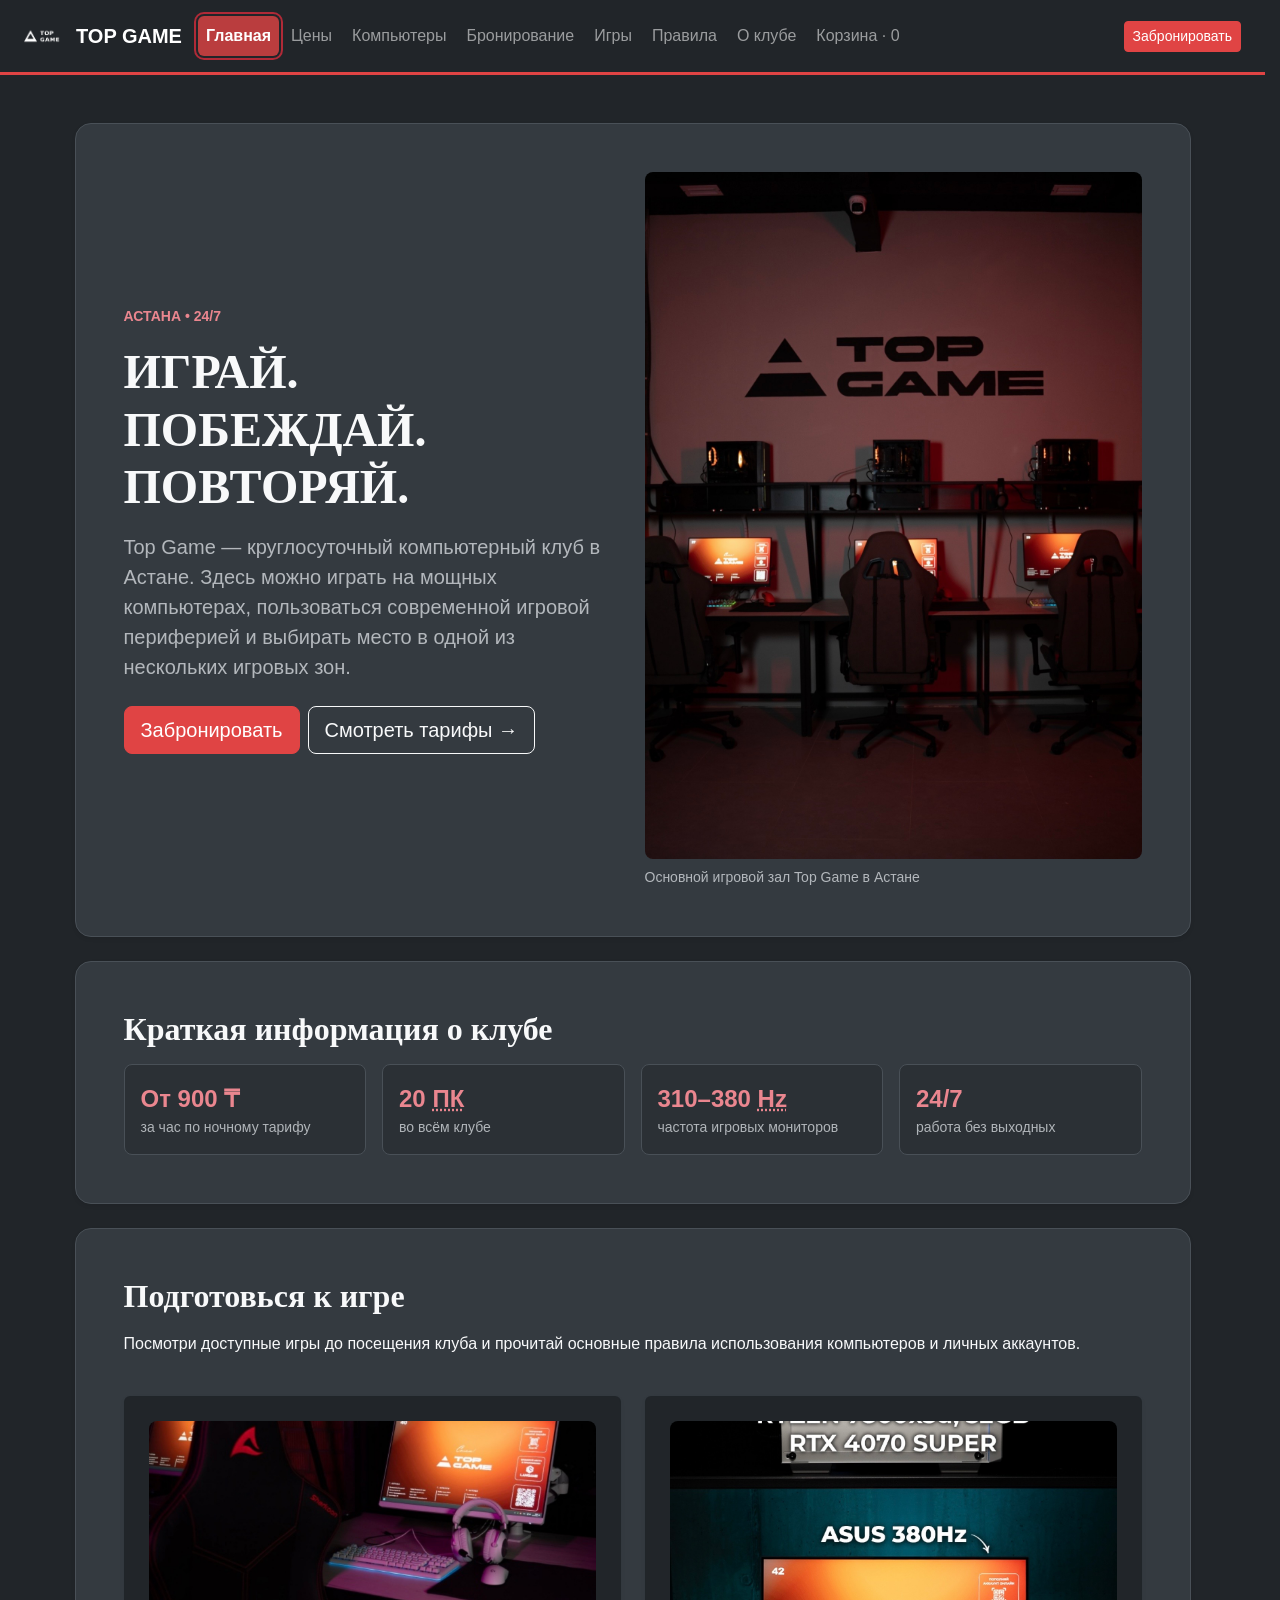
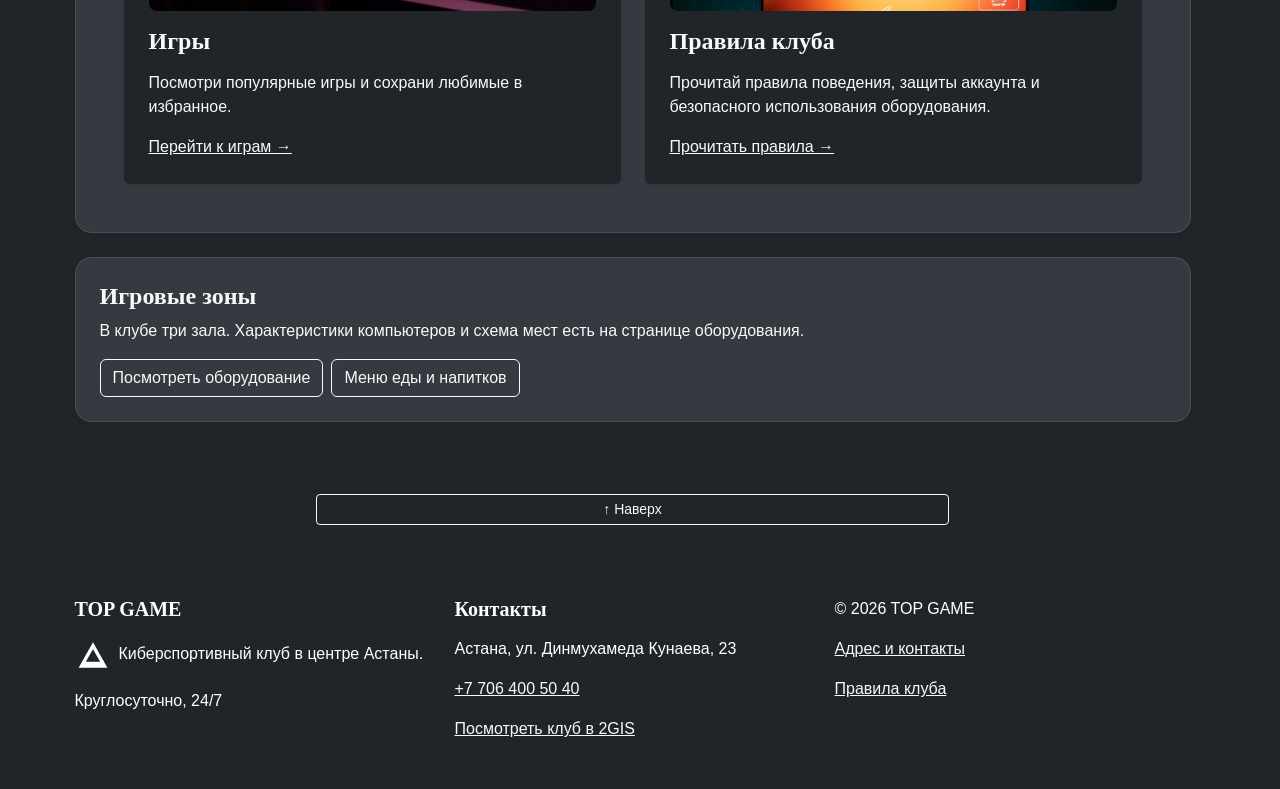
<file: index.html>
<!DOCTYPE html>
<html lang="ru">
    <head>
        <meta charset="UTF-8">
        <meta name="viewport" content="width=device-width, initial-scale=1.0">
        <meta name="description" content="Главная страница компьютерного клуба Top Game в Астане">
        <meta name="author" content="Ulan">
        <title>Главная — TOP GAME</title>
        <!-- Bootstrap supplies the layout; only CSS is used. -->
        <link rel="stylesheet" href="css/bootstrap.min.css">
        <link rel="stylesheet" href="css/base.css">
        <script src="js/vendor/jquery-3.7.1.min.js" defer></script>
        <script src="js/data.js" defer></script>
        <script src="js/logic.js" defer></script>
        <script src="js/main.js" defer></script>
        <script src="js/food.js" defer></script>
    </head>
    <body id="page-top">
        <a id="skip-content" href="#index-content" class="visually-hidden-focusable d-inline-block p-3">Перейти к содержимому</a><!-- Authors: Ulan and Ali and Amir-->
        <!-- Bootstrap navbar layout; the mobile menu uses an HTML checkbox and CSS so the site needs no JavaScript. -->
        <header id="site-header" class="navbar navbar-expand-xl bg-dark border-bottom border-danger border-3 py-3" data-bs-theme="dark">
    <div class="container-fluid px-3 px-lg-4">
        <a id="brand-link" href="index.html" aria-label="Главная страница TOP GAME" class="navbar-brand d-flex align-items-center gap-2 fw-bold"><img src="images/logo.png" alt="Логотип TOP GAME" width="44" height="44" class="img-fluid object-fit-contain"><span>TOP GAME</span></a>
        <input type="checkbox" id="main-navigation-toggle" class="navbar-toggler-check visually-hidden d-xl-none" aria-controls="main-navigation">
        <label for="main-navigation-toggle" class="navbar-toggler d-xl-none"><span class="visually-hidden">Открыть или закрыть меню</span><span class="navbar-toggler-icon" aria-hidden="true"></span></label>
        <div id="main-navigation" class="navbar-collapse">
<nav aria-label="Основная навигация" class="flex-grow-1"><ul class="navbar-nav mx-xl-auto gap-xl-1">
<li class="nav-item"><a id="nav-index" href="index.html" class="nav-link px-2 active fw-bold" aria-current="page">Главная</a></li>
<li class="nav-item"><a id="nav-prices" href="prices.html" class="nav-link px-2">Цены</a></li>
<li class="nav-item"><a id="nav-computers" href="computers.html" class="nav-link px-2">Компьютеры</a></li>
<li class="nav-item"><a id="nav-booking" href="booking.html" class="nav-link px-2">Бронирование</a></li>
<li class="nav-item"><a id="nav-games" href="games.html" class="nav-link px-2">Игры</a></li>
<li class="nav-item"><a id="nav-rules" href="rules.html" class="nav-link px-2">Правила</a></li>
<li class="nav-item"><a id="nav-about" href="about.html" class="nav-link px-2">О клубе</a></li>
</ul></nav>
        <a id="header-booking-link" href="booking.html#booking-form" class="btn btn-danger btn-sm mt-3 mt-xl-0 ms-xl-3">Забронировать</a>
</div>
    </div>
</header>
        <!-- container limits long text to a readable width and stays centered at each Bootstrap breakpoint. -->
        <main class="container py-4 py-lg-5" id="index-content">
            <section class="bg-white border rounded-4 p-3 p-md-4 p-lg-5 mb-4 shadow-sm" id="index-section-1">
                <div class="row g-4 align-items-center">
                    <header class="col-12 col-lg-6">
                        <p class="text-danger fw-semibold text-uppercase small mb-3">Астана • 24/7</p>
                        <h1 class="fw-bold display-5 mb-3 text-center text-md-start" id="index-h1-1">ИГРАЙ.<br>ПОБЕЖДАЙ.<br>ПОВТОРЯЙ.</h1>
                        <p class="lead text-body-secondary mb-3">
                    Top Game — круглосуточный компьютерный клуб в Астане.
                    Здесь можно играть на мощных компьютерах, пользоваться
                    современной игровой периферией и выбирать место в одной
                    из нескольких игровых зон.
                </p>
                        <nav aria-label="Основные действия" class="d-flex flex-wrap gap-2 mt-4">
                            <a href="booking.html" class="btn btn-danger btn-lg" id="index-a-1">Забронировать</a>
                            <a href="prices.html#tariffs" class="btn btn-outline-dark btn-lg" id="index-a-2">Смотреть тарифы →</a>
                        </nav>
                    </header>
                    <figure class="mb-0 col-12 col-lg-6" id="index-figure-1">
                        <img src="images/hero.jpg" alt="Основной игровой зал компьютерного клуба Top Game" class="img-fluid w-100 rounded-3">
                        <figcaption class="small text-body-secondary mt-2">Основной игровой зал Top Game в Астане</figcaption>
                    </figure>
                </div>
            </section>
            <aside aria-labelledby="features-title" class="bg-white border rounded-4 p-3 p-md-4 p-lg-5 mb-4 shadow-sm" id="index-aside-1">
                <h2 id="features-title" class="fw-bold h2 mb-3">Краткая информация о клубе</h2>
                <ul class="row g-3 list-unstyled mb-0">
                    <li class="col-12 col-sm-6 col-lg-3">
                        <div class="border rounded-3 p-3 h-100 bg-body-tertiary club-stat">
                            <strong class="d-block text-danger fs-4 fw-bold" id="home-night-price">От 900 ₸</strong>
                            <span class="d-block text-body-secondary small">за час по ночному тарифу</span>
                        </div>
                    </li>
                    <li class="col-12 col-sm-6 col-lg-3">
                        <div class="border rounded-3 p-3 h-100 bg-body-tertiary club-stat">
                            <strong class="d-block text-danger fs-4 fw-bold">45 <abbr title="персональных компьютеров">ПК</abbr>
                            </strong>
                            <span class="d-block text-body-secondary small">во всём клубе</span>
                        </div>
                    </li>
                    <li class="col-12 col-sm-6 col-lg-3">
                        <div class="border rounded-3 p-3 h-100 bg-body-tertiary club-stat">
                            <strong class="d-block text-danger fs-4 fw-bold">310–380 <abbr title="герц">Hz</abbr>
                            </strong>
                            <span class="d-block text-body-secondary small">частота игровых мониторов</span>
                        </div>
                    </li>
                    <li class="col-12 col-sm-6 col-lg-3">
                        <div class="border rounded-3 p-3 h-100 bg-body-tertiary club-stat">
                            <strong class="d-block text-danger fs-4 fw-bold">24/7</strong>
                            <span class="d-block text-body-secondary small">работа без выходных</span>
                        </div>
                    </li>
                </ul>
            </aside>
            <section id="visitor-guide" class="bg-white border rounded-4 p-3 p-md-4 p-lg-5 mb-4 shadow-sm">
                <header>
                    <h2 class="fw-bold h2 mb-3">Подготовься к игре</h2>
                    <p class="mb-3">
                    Посмотри доступные игры до посещения клуба и прочитай
                    основные правила использования компьютеров и личных аккаунтов.
                </p>
                </header>
                <!-- div используется только для размещения двух самостоятельных статей рядом. -->
                <!-- Bootstrap Cards / grid: official card and card-body markup adapted to existing club content; semantic articles and figures retained. https://getbootstrap.com/docs/5.3/components/card/ -->
                <div class="mt-1 row g-4">
                    <div class="col-12 col-md-6">
                        <article class="card h-100 shadow-sm" id="index-article-1">
                            <div class="card-body p-3 p-lg-4">
                                <img src="images/peripherals.jpg" alt="Игровая клавиатура, мышь и гарнитура Top Game" class="w-100 object-fit-cover rounded-3 mb-3" height="190">
                                <h3 class="fw-bold h4 mb-3 card-title">Игры</h3>
                                <p class="mb-3 card-text">
                        Посмотри популярные игры и сохрани любимые в избранное.
                    </p>
                                <a href="games.html" id="index-a-3">Перейти к играм →</a>
                            </div>
                        </article>
                    </div>
                    <div class="col-12 col-md-6">
                        <article class="card h-100 shadow-sm" id="index-article-2">
                            <div class="card-body p-3 p-lg-4">
                                <img src="images/private-zone.jpg" alt="Аккуратно организованное место в зоне Private" class="w-100 object-fit-cover rounded-3 mb-3" height="190">
                                <h3 class="fw-bold h4 mb-3 card-title">Правила клуба</h3>
                                <p class="mb-3 card-text">
                        Прочитай правила поведения, защиты аккаунта и
                        безопасного использования оборудования.
                    </p>
                                <a href="rules.html" id="index-a-4">Прочитать правила →</a>
                            </div>
                        </article>
                    </div>
                </div>
            </section>
            <section id="gaming-zones" class="bg-white border rounded-4 p-3 p-md-4 mb-4 shadow-sm">
                <h2 class="h4 fw-bold mb-2">Игровые зоны</h2>
                <p class="mb-3">В клубе три зала. Характеристики компьютеров и схема мест есть на странице оборудования.</p>
                <div class="d-flex flex-wrap gap-2">
                    <a href="computers.html#computers-section-2" class="btn btn-outline-secondary">Посмотреть оборудование</a>
                    <a href="booking.html#food-menu" class="btn btn-outline-secondary">Меню еды и напитков</a>
                </div>
            </section>
        </main>
        <a href="#page-top" class="btn btn-outline-dark btn-sm d-block mx-auto mb-4 w-50" id="index-a-6">↑ Наверх</a>
        <footer id="site-footer" class="bg-dark text-white py-5 mt-4">
    <div class="container"><div class="row g-4 align-items-start">
        <section class="col-12 col-md-6 col-lg-4" aria-labelledby="footer-brand-title">
            <h2 id="footer-brand-title" class="h5 fw-bold mb-3">TOP GAME</h2>
            <p><img src="images/logo-mark-white.svg" alt="Знак TOP GAME" width="36" class="img-fluid me-2">Киберспортивный клуб в центре Астаны.</p>
            <p class="mb-0">Круглосуточно, 24/7</p>
        </section>
        <section class="col-12 col-md-6 col-lg-4" aria-labelledby="footer-contacts-title">
            <h2 id="footer-contacts-title" class="h5 fw-bold mb-3">Контакты</h2>
            <address class="fst-normal">
<p>Астана, ул. Динмухамеда Кунаева, 23</p>
<a id="footer-phone" href="tel:+77064005040" class="link-light">+7 706 400 50 40</a>
</address>
            <a id="footer-map" href="https://2gis.kz/astana/firm/70000001080411948" target="_blank" rel="noopener noreferrer" class="link-light">Посмотреть клуб в 2GIS</a>
        </section>
        <div class="col-12 col-md-6 col-lg-4">
<p>© 2026 TOP GAME</p>
<p><a id="footer-contacts-link" href="about.html#contacts" class="link-light">Адрес и контакты</a></p>
<a id="footer-rules-link" href="rules.html" class="link-light">Правила клуба</a>
</div>
    </div></div>
</footer>
    </body>
</html>
</file>
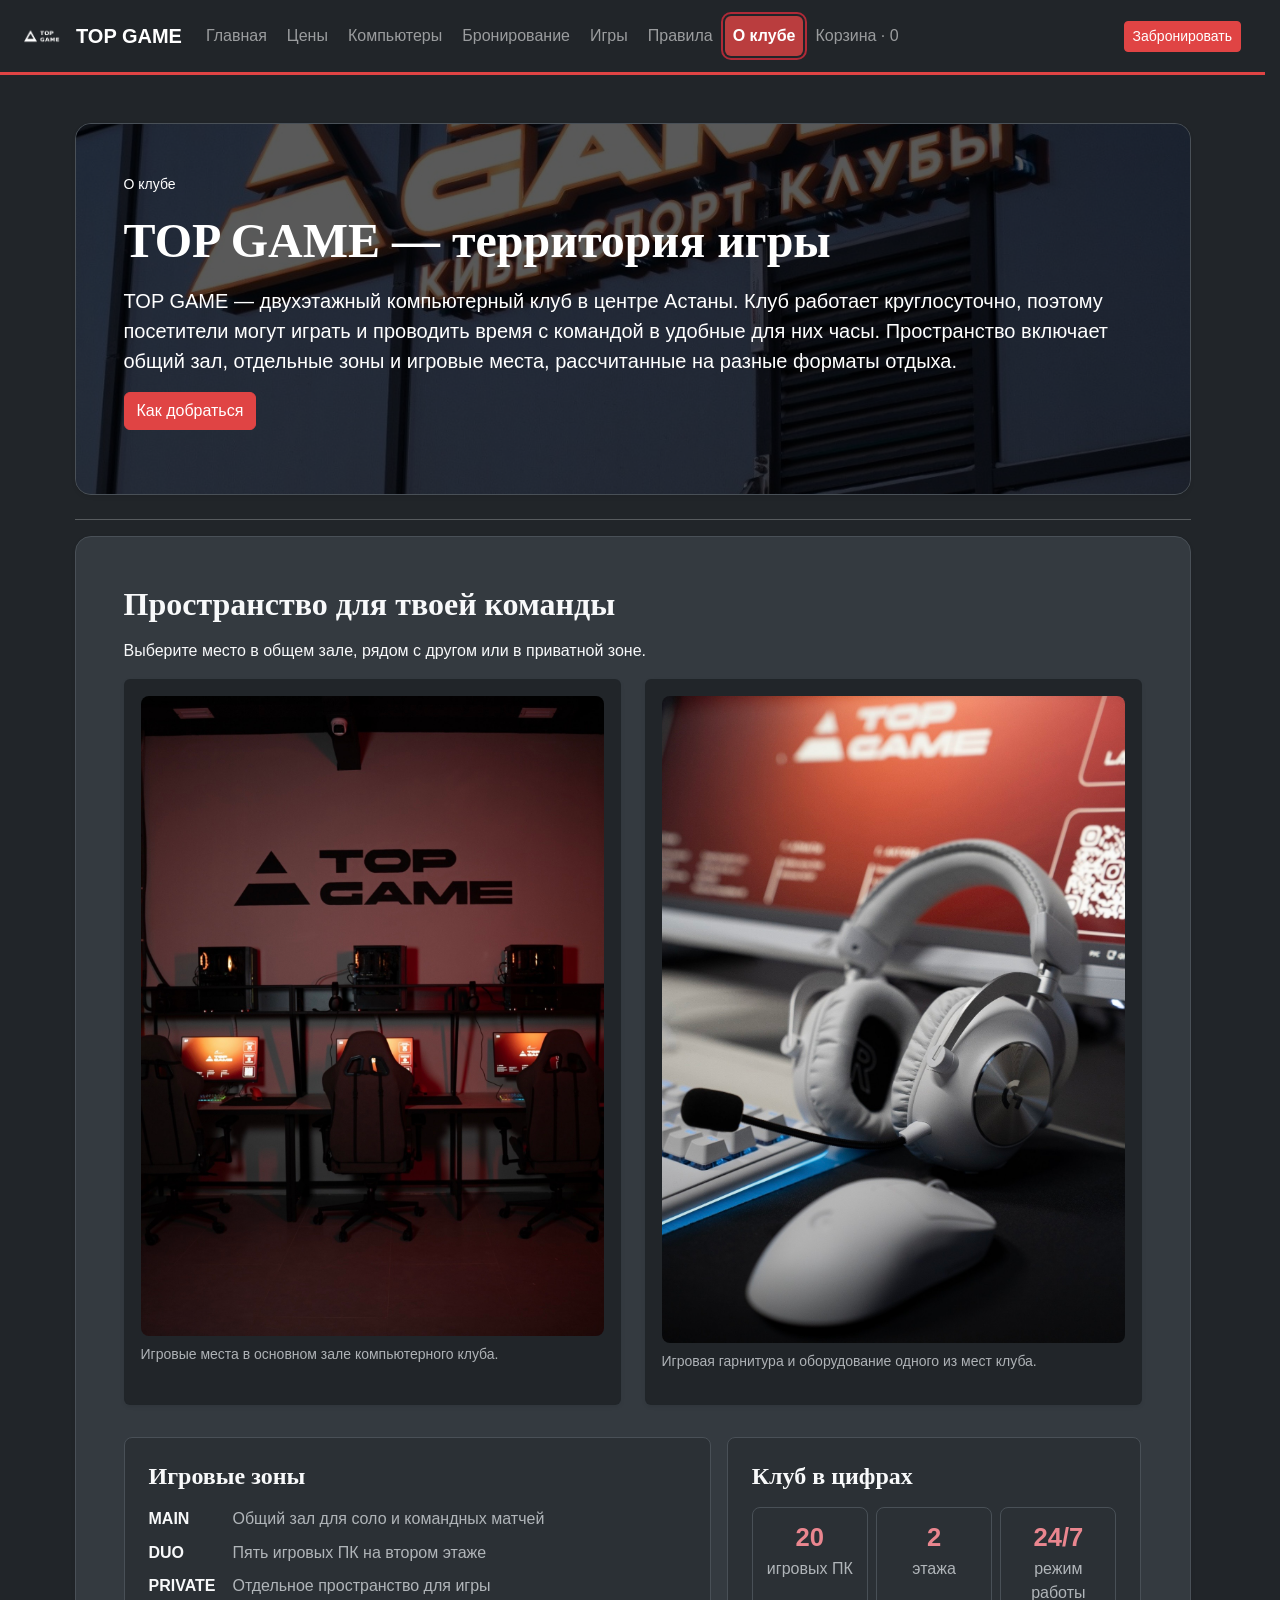
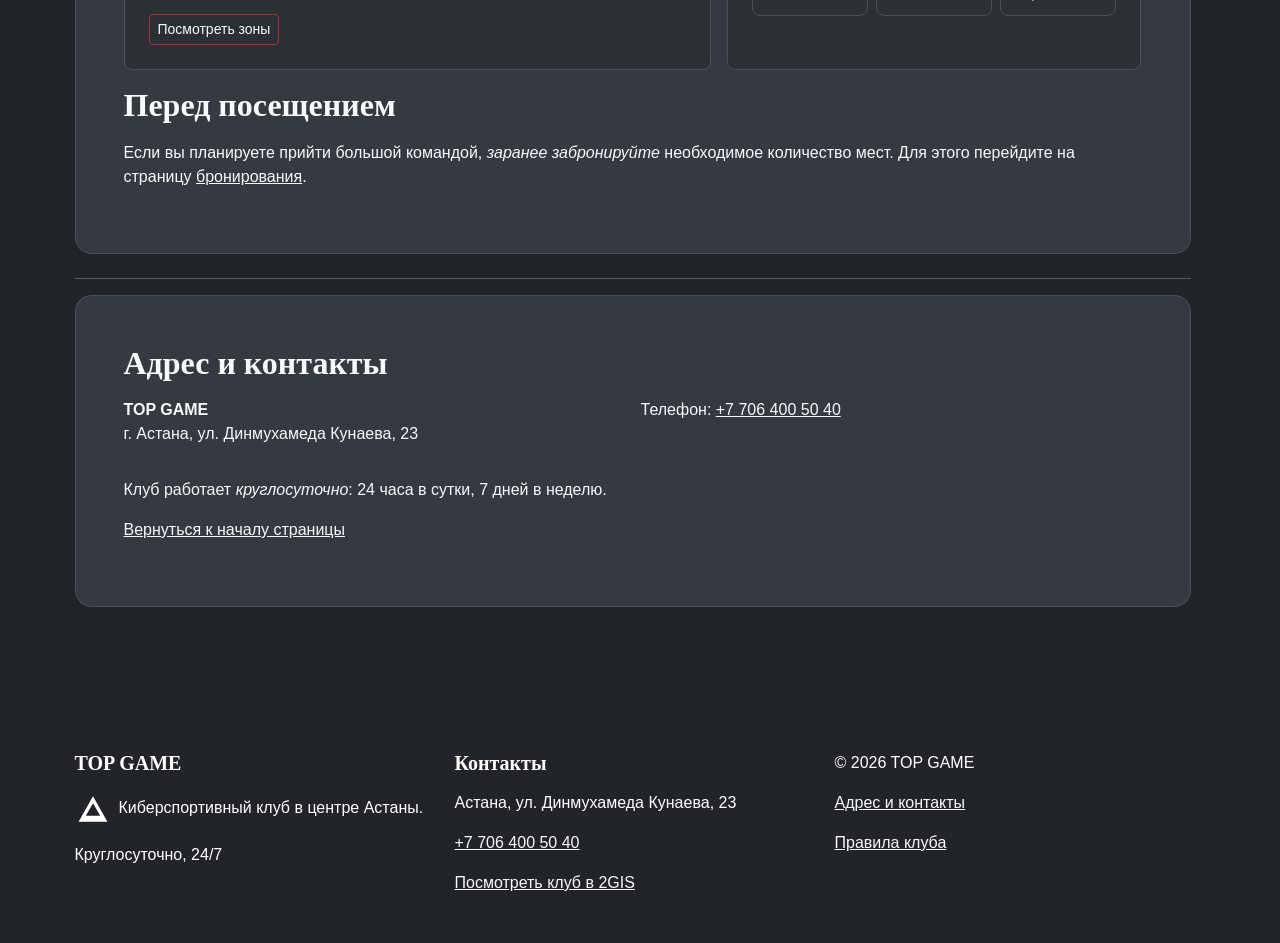
<file: about.html>
<!DOCTYPE html>
<html lang="ru">
    <head>
        <meta charset="UTF-8">
        <meta name="viewport" content="width=device-width, initial-scale=1.0">
        <meta name="description" content="Информация о компьютерном клубе TOP GAME в Астане">
        <meta name="author" content="Ali">
        <title>О клубе — TOP GAME</title>
        <!-- Bootstrap supplies the layout; only CSS is used. -->
        <link rel="stylesheet" href="css/bootstrap.min.css">
        <link rel="stylesheet" href="css/base.css">
        <script src="js/vendor/jquery-3.7.1.min.js" defer></script>
        <script src="js/data.js" defer></script>
        <script src="js/logic.js" defer></script>
        <script src="js/main.js" defer></script>
        <script src="js/food.js" defer></script>
        <script src="js/about.js" defer></script>
    </head>
    <body id="page-top">
        <a id="skip-content" href="#about-content" class="visually-hidden-focusable d-inline-block p-3">Перейти к содержимому</a><!-- Автор страницы: Ali -->
        <!-- Bootstrap navbar layout; the mobile menu uses an HTML checkbox and CSS so the site needs no JavaScript. -->
        <header id="site-header" class="navbar navbar-expand-xl bg-dark border-bottom border-danger border-3 py-3" data-bs-theme="dark">
    <div class="container-fluid px-3 px-lg-4">
        <a id="brand-link" href="index.html" aria-label="Главная страница TOP GAME" class="navbar-brand d-flex align-items-center gap-2 fw-bold"><img src="images/logo.png" alt="Логотип TOP GAME" width="44" height="44" class="img-fluid object-fit-contain"><span>TOP GAME</span></a>
        <input type="checkbox" id="main-navigation-toggle" class="navbar-toggler-check visually-hidden d-xl-none" aria-controls="main-navigation">
        <label for="main-navigation-toggle" class="navbar-toggler d-xl-none"><span class="visually-hidden">Открыть или закрыть меню</span><span class="navbar-toggler-icon" aria-hidden="true"></span></label>
        <div id="main-navigation" class="navbar-collapse">
<nav aria-label="Основная навигация" class="flex-grow-1"><ul class="navbar-nav mx-xl-auto gap-xl-1">
<li class="nav-item"><a id="nav-index" href="index.html" class="nav-link px-2">Главная</a></li>
<li class="nav-item"><a id="nav-prices" href="prices.html" class="nav-link px-2">Цены</a></li>
<li class="nav-item"><a id="nav-computers" href="computers.html" class="nav-link px-2">Компьютеры</a></li>
<li class="nav-item"><a id="nav-booking" href="booking.html" class="nav-link px-2">Бронирование</a></li>
<li class="nav-item"><a id="nav-games" href="games.html" class="nav-link px-2">Игры</a></li>
<li class="nav-item"><a id="nav-rules" href="rules.html" class="nav-link px-2">Правила</a></li>
<li class="nav-item"><a id="nav-about" href="about.html" class="nav-link px-2 active fw-bold" aria-current="page">О клубе</a></li>
</ul></nav>
        <a id="header-booking-link" href="booking.html#booking-form" class="btn btn-danger btn-sm mt-3 mt-xl-0 ms-xl-3">Забронировать</a>
</div>
    </div>
</header>
        <!-- container limits long text to a readable width and stays centered at each Bootstrap breakpoint. -->
        <main class="container py-4 py-lg-5" id="about-content">
            <section id="introduction" class="bg-white border rounded-4 p-3 p-md-4 p-lg-5 mb-4 shadow-sm position-relative overflow-hidden text-white">
                <img src="images/club-exterior.jpg" alt="Внешний вид компьютерного клуба TOP GAME в Астане" class="position-absolute top-0 start-0 w-100 h-100 object-fit-cover brand-backdrop">
                <p class="mb-3 position-relative z-1">
                    <small class="small">О клубе</small>
                </p>
                <h1 class="fw-bold display-5 mb-3 position-relative z-1 text-center text-md-start" id="about-h1-1">TOP GAME — территория игры</h1>
                <p class="mb-3 lead position-relative z-1">
            TOP GAME — двухэтажный компьютерный клуб в центре Астаны.
            Клуб работает <strong>круглосуточно</strong>, поэтому посетители
            могут играть и проводить время с командой в удобные для них часы.
            Пространство включает общий зал, отдельные зоны и игровые места,
            рассчитанные на разные форматы отдыха.
        </p>
                <p class="mb-3 position-relative z-1">
                    <a href="#contacts" class="btn btn-danger" id="about-a-1">Как добраться</a>
                </p>
            </section>
            <hr>
            <section id="club-space" class="bg-white border rounded-4 p-3 p-md-4 p-lg-5 mb-4 shadow-sm">
                <h2 class="fw-bold h2 mb-3">Пространство для твоей команды</h2>
                <p class="mb-3">Выберите место в общем зале, рядом с другом или в приватной зоне.</p>
                <!-- Bootstrap Cards / grid: official card and card-body markup adapted to existing club content; semantic articles and figures retained. https://getbootstrap.com/docs/5.3/components/card/ -->
                <div class="row g-4">
                    <div class="col-12 col-md-6">
                        <figure class="card h-100 shadow-sm p-3" id="about-figure-1">
                            <img src="images/hero.jpg" alt="Игровые компьютеры и кресла в зале клуба TOP GAME" class="img-fluid w-100 rounded-3">
                            <figcaption class="small text-body-secondary mt-2">
                    Игровые места в основном зале компьютерного клуба.
                </figcaption>
                        </figure>
                    </div>
                    <div class="col-12 col-md-6">
                        <figure class="card h-100 shadow-sm p-3" id="about-figure-2">
                            <img src="images/prices-hero.jpg" alt="Белая игровая гарнитура на компьютерном месте TOP GAME" class="img-fluid w-100 rounded-3">
                            <figcaption class="small text-body-secondary mt-2">
                    Игровая гарнитура и оборудование одного из мест клуба.
                </figcaption>
                        </figure>
                    </div>
                </div>
                <div class="row g-3 my-3 align-items-stretch">
                    <div class="col-12 col-lg-7">
                        <article class="bg-body-tertiary border rounded-3 p-3 p-md-4 h-100" id="about-article-1">
                            <h3 class="fw-bold h4 mb-3">Игровые зоны</h3>
                            <dl class="about-zones mb-0">
                                <div><dt>MAIN</dt><dd>Общий зал для соло и командных матчей</dd></div>
                                <div><dt>DUO</dt><dd>Пять игровых ПК на втором этаже</dd></div>
                                <div><dt>PRIVATE</dt><dd>Отдельное пространство для игры</dd></div>
                            </dl>
                            <a href="computers.html#computers-section-2" class="btn btn-outline-danger btn-sm mt-3">Посмотреть зоны</a>
                        </article>
                    </div>
                    <div class="col-12 col-lg-5">
                        <article class="bg-body-tertiary border rounded-3 p-3 p-md-4 h-100" id="about-article-2">
                            <h3 class="fw-bold h4 mb-3">Клуб в цифрах</h3>
                            <dl class="about-stats mb-0">
                                <div><dt class="text-danger">20</dt><dd>игровых ПК</dd></div>
                                <div><dt class="text-danger">2</dt><dd>этажа</dd></div>
                                <div><dt class="text-danger">24/7</dt><dd>режим работы</dd></div>
                            </dl>
                        </article>
                    </div>
                </div>
                <!-- aside используется для дополнительной информации,
             которая связана с клубом, но не является основным описанием. -->
                <aside id="about-aside-1">
                    <h2 class="fw-bold h2 mb-3">Перед посещением</h2>
                    <p class="mb-3">
                Если вы планируете прийти большой командой,
                <em>заранее забронируйте</em> необходимое количество мест.
                Для этого перейдите на страницу
                <a href="booking.html" id="about-a-2">бронирования</a>.
            </p>
                </aside>
            </section>
            <hr>
            <section id="contacts" class="bg-white border rounded-4 p-3 p-md-4 p-lg-5 mb-4 shadow-sm">
                <h2 class="fw-bold h2 mb-3">Адрес и контакты</h2>
                <address class="fst-normal row g-3">
                    <p class="mb-3 col-12 col-md-6">
                        <strong>TOP GAME</strong>
                        <br>
                г. Астана, ул. Динмухамеда Кунаева, 23
            </p>
                    <p class="mb-3 col-12 col-md-6">
                Телефон:
                <a href="tel:+77064005040" id="about-a-3">+7 706 400 50 40</a>
                    </p>
                </address>
                <p class="mb-3">
            Клуб работает <i>круглосуточно</i>:
            <span>24 часа в сутки, 7 дней в неделю</span>.
        </p>
                <!-- span используется для короткой части предложения,
             которой не требуется отдельный смысловой раздел. -->
                <p class="mb-3">
                    <a href="#introduction" id="about-a-4">Вернуться к началу страницы</a>
                </p>
            </section>
        </main>
        <footer id="site-footer" class="bg-dark text-white py-5 mt-4">
    <div class="container"><div class="row g-4 align-items-start">
        <section class="col-12 col-md-6 col-lg-4" aria-labelledby="footer-brand-title">
            <h2 id="footer-brand-title" class="h5 fw-bold mb-3">TOP GAME</h2>
            <p><img src="images/logo-mark-white.svg" alt="Знак TOP GAME" width="36" class="img-fluid me-2">Киберспортивный клуб в центре Астаны.</p>
            <p class="mb-0">Круглосуточно, 24/7</p>
        </section>
        <section class="col-12 col-md-6 col-lg-4" aria-labelledby="footer-contacts-title">
            <h2 id="footer-contacts-title" class="h5 fw-bold mb-3">Контакты</h2>
            <address class="fst-normal">
<p>Астана, ул. Динмухамеда Кунаева, 23</p>
<a id="footer-phone" href="tel:+77064005040" class="link-light">+7 706 400 50 40</a>
</address>
            <a id="footer-map" href="https://2gis.kz/astana/firm/70000001080411948" target="_blank" rel="noopener noreferrer" class="link-light">Посмотреть клуб в 2GIS</a>
        </section>
        <div class="col-12 col-md-6 col-lg-4">
<p>© 2026 TOP GAME</p>
<p><a id="footer-contacts-link" href="about.html#contacts" class="link-light">Адрес и контакты</a></p>
<a id="footer-rules-link" href="rules.html" class="link-light">Правила клуба</a>
</div>
    </div></div>
</footer>
    </body>
</html>
</file>
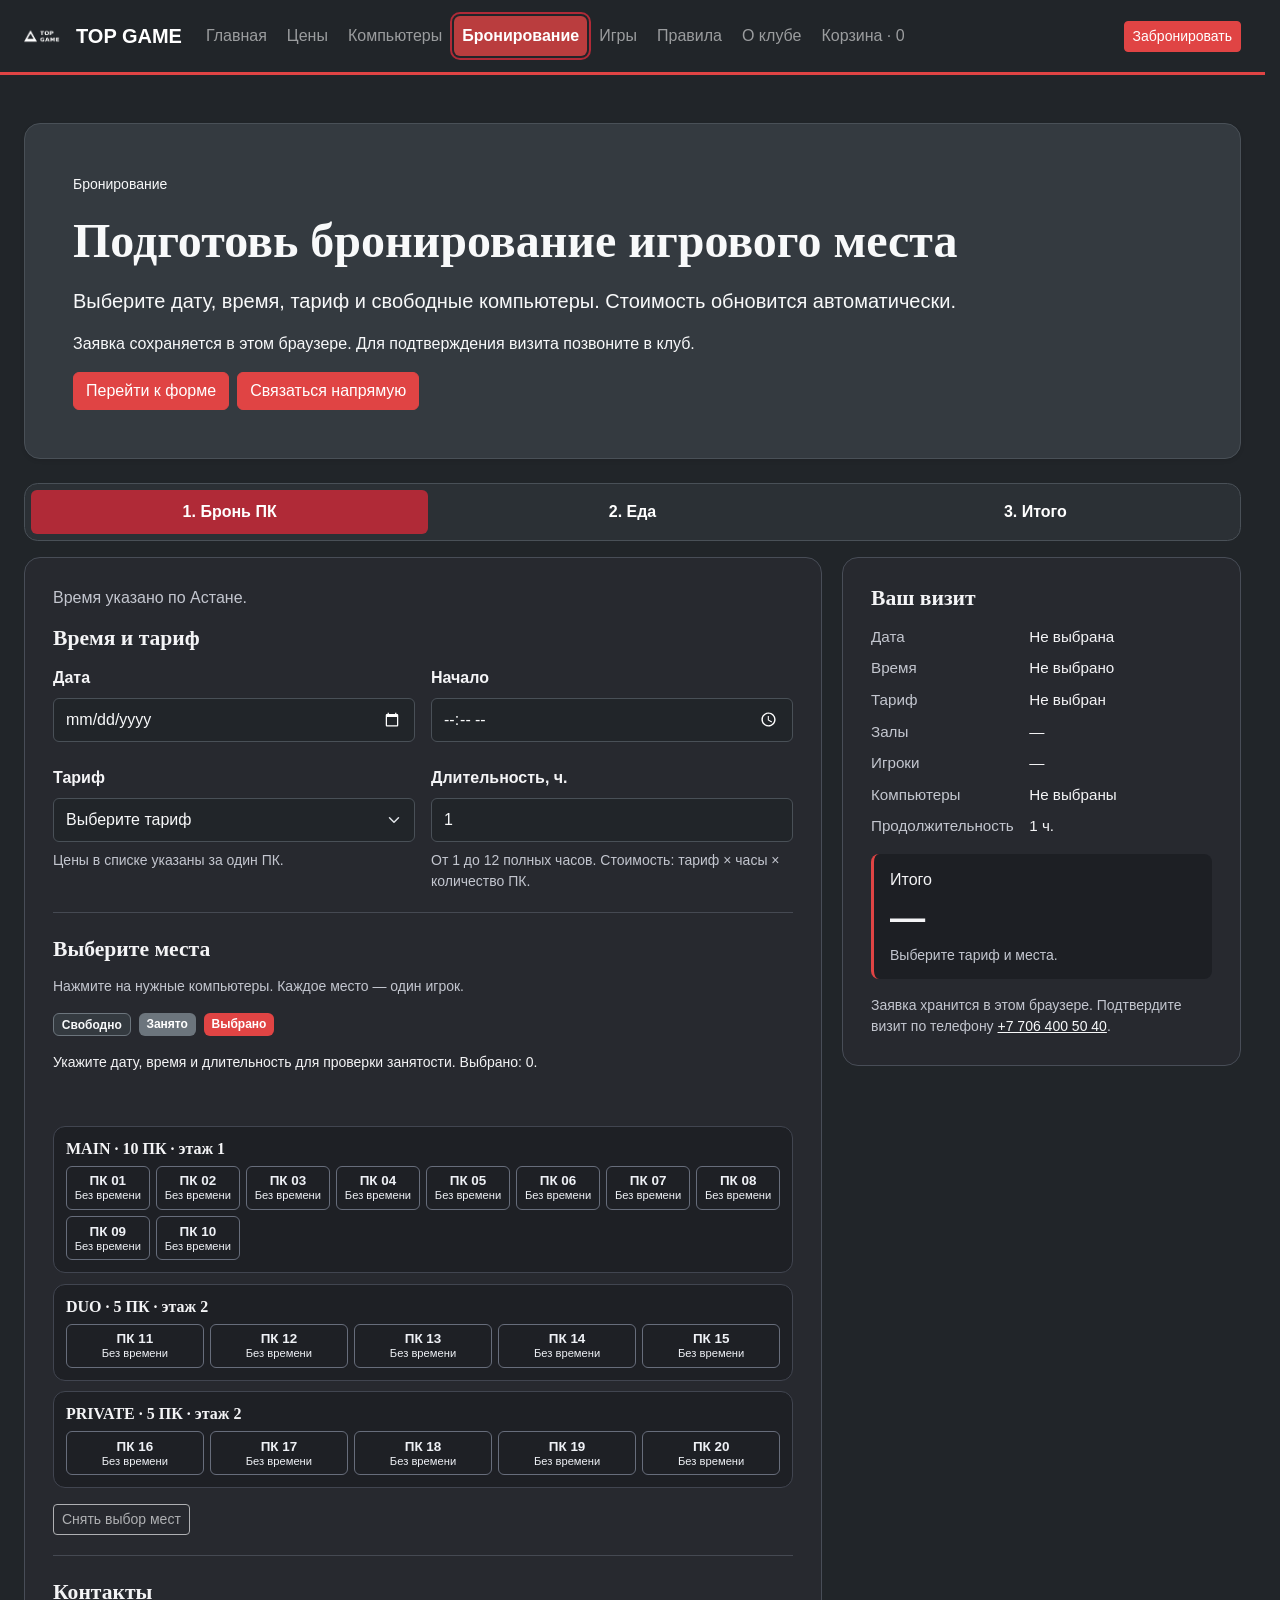
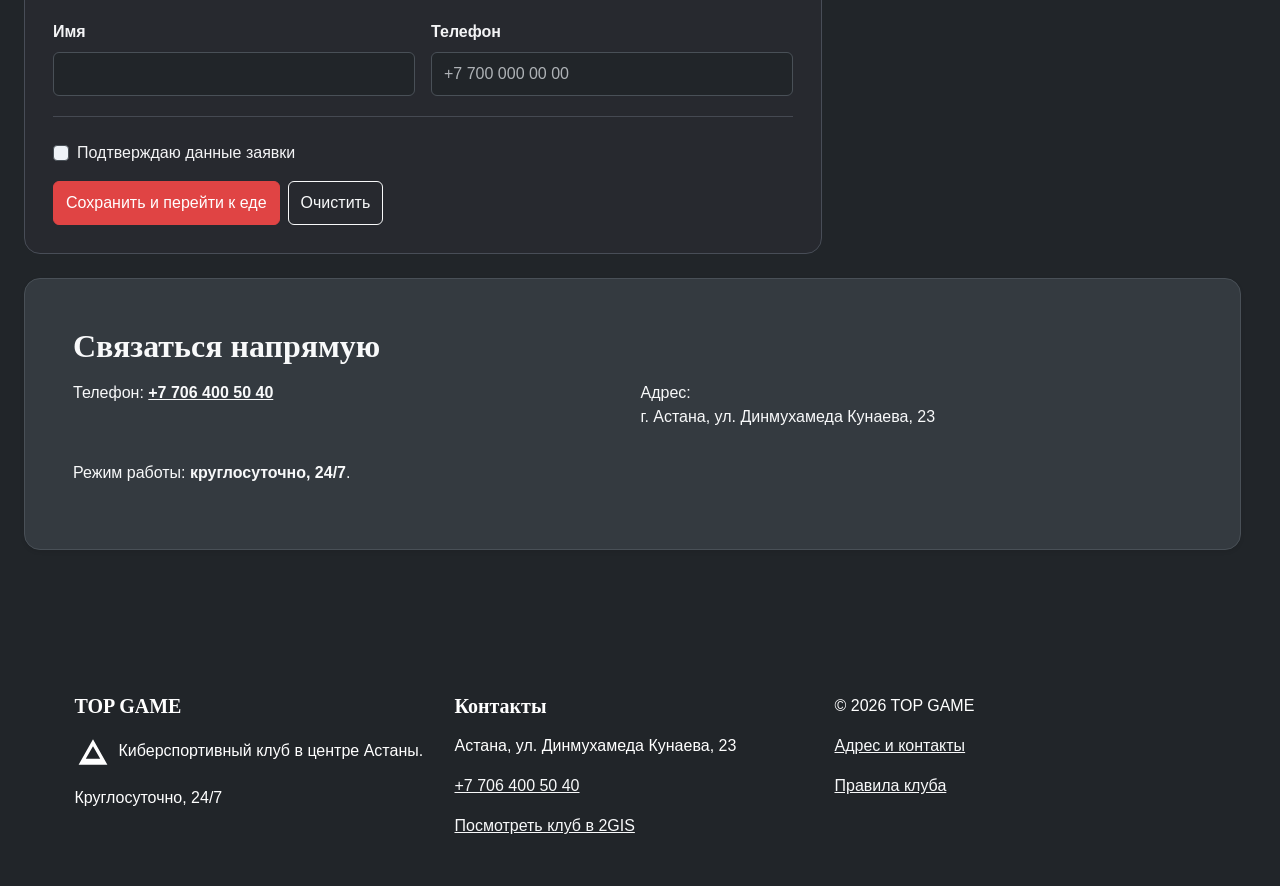
<file: booking.html>
<!DOCTYPE html>
<html lang="ru" data-bs-theme="dark">
    <head>
        <meta charset="UTF-8">
        <meta name="viewport" content="width=device-width, initial-scale=1.0">
        <meta name="description" content="Бронирование игрового места в компьютерном клубе TOP GAME в Астане">
        <meta name="author" content="Ali">
        <title>Бронирование — TOP GAME</title>
        <!-- Bootstrap supplies the layout; only CSS is used. -->
        <link rel="stylesheet" href="css/bootstrap.min.css">
        <link rel="stylesheet" href="css/base.css">
        <script src="js/vendor/jquery-3.7.1.min.js" defer></script>
        <script src="js/data.js" defer></script>
        <script src="js/logic.js" defer></script>
        <script src="js/main.js" defer></script>
        <script src="js/booking-tabs.js" defer></script>
        <script src="js/food.js" defer></script>
        <script src="js/booking.js" defer></script>
    </head>
    <body id="page-top">
        <a id="skip-content" href="#booking-content" class="visually-hidden-focusable d-inline-block p-3">Перейти к содержимому</a><!-- Автор страницы: Ali -->
        <!-- Bootstrap navbar layout; the mobile menu uses an HTML checkbox and CSS so the site needs no JavaScript. -->
        <header id="site-header" class="navbar navbar-expand-xl bg-dark border-bottom border-danger border-3 py-3" data-bs-theme="dark">
    <div class="container-fluid px-3 px-lg-4">
        <a id="brand-link" href="index.html" aria-label="Главная страница TOP GAME" class="navbar-brand d-flex align-items-center gap-2 fw-bold"><img src="images/logo.png" alt="Логотип TOP GAME" width="44" height="44" class="img-fluid object-fit-contain"><span>TOP GAME</span></a>
        <input type="checkbox" id="main-navigation-toggle" class="navbar-toggler-check visually-hidden d-xl-none" aria-controls="main-navigation">
        <label for="main-navigation-toggle" class="navbar-toggler d-xl-none"><span class="visually-hidden">Открыть или закрыть меню</span><span class="navbar-toggler-icon" aria-hidden="true"></span></label>
        <div id="main-navigation" class="navbar-collapse">
<nav aria-label="Основная навигация" class="flex-grow-1"><ul class="navbar-nav mx-xl-auto gap-xl-1">
<li class="nav-item"><a id="nav-index" href="index.html" class="nav-link px-2">Главная</a></li>
<li class="nav-item"><a id="nav-prices" href="prices.html" class="nav-link px-2">Цены</a></li>
<li class="nav-item"><a id="nav-computers" href="computers.html" class="nav-link px-2">Компьютеры</a></li>
<li class="nav-item"><a id="nav-booking" href="booking.html" class="nav-link px-2 active fw-bold" aria-current="page">Бронирование</a></li>
<li class="nav-item"><a id="nav-games" href="games.html" class="nav-link px-2">Игры</a></li>
<li class="nav-item"><a id="nav-rules" href="rules.html" class="nav-link px-2">Правила</a></li>
<li class="nav-item"><a id="nav-about" href="about.html" class="nav-link px-2">О клубе</a></li>
</ul></nav>
        <a id="header-booking-link" href="booking.html#booking-form" class="btn btn-danger btn-sm mt-3 mt-xl-0 ms-xl-3">Забронировать</a>
</div>
    </div>
</header>
        <!-- container limits long text to a readable width and stays centered at each Bootstrap breakpoint. -->
        <main class="container-fluid px-3 px-lg-4 py-4 py-lg-5" id="booking-content">
            <section id="booking-introduction" class="bg-white border rounded-4 p-3 p-md-4 p-lg-5 mb-4 shadow-sm">
                <p class="mb-3"><small class="small">Бронирование</small></p>
                <h1 class="fw-bold display-5 mb-3 text-center text-md-start" id="booking-h1-1">Подготовь бронирование игрового места</h1>
                <p class="mb-3 lead">Выберите дату, время, тариф и свободные компьютеры. Стоимость обновится автоматически.</p>
                <p class="mb-3">Заявка сохраняется в этом браузере. Для подтверждения визита позвоните в клуб.</p>
                <div class="d-flex flex-wrap gap-2">
                    <a href="#booking-form" class="btn btn-danger" id="booking-a-1">Перейти к форме</a>
                    <a href="#direct-contact" class="btn btn-danger" id="booking-a-2">Связаться напрямую</a>
                </div>
            </section>

            <div class="booking-tabs mb-3" role="tablist" aria-label="Бронирование" hidden>
                <button type="button" role="tab" id="booking-tab-pc" aria-controls="booking-pc" aria-selected="true" class="btn">1. Бронь ПК</button>
                <button type="button" role="tab" id="booking-tab-food" aria-controls="booking-food" aria-selected="false" tabindex="-1" class="btn">2. Еда</button>
                <button type="button" role="tab" id="booking-tab-total" aria-controls="booking-total-panel" aria-selected="false" tabindex="-1" class="btn">3. Итого</button>
            </div>
            <div id="booking-pc" class="mb-4" role="tabpanel" aria-labelledby="booking-tab-pc" tabindex="0">
                <div id="booking-details" class="booking-layout">
                    <form id="booking-form" class="booking-panel" aria-describedby="booking-status">
                        <p id="booking-status" class="booking-muted mb-3">Время указано по Астане.</p>
                        <div id="booking-errors" class="error hidden rounded-3 p-3 mb-3" role="alert"></div>
                        <fieldset class="booking-group">
                            <legend class="booking-heading">Время и тариф</legend>
                            <div class="row g-3" id="booking-visit-fields">
                                <div class="col-12 col-sm-6">
                                    <label for="booking-date" class="form-label">Дата</label>
                                    <input type="date" id="booking-date" name="booking-date" required class="form-control">
                                </div>
                                <div class="col-12 col-sm-6">
                                    <label for="booking-time" class="form-label">Начало</label>
                                    <input type="time" id="booking-time" name="booking-time" required class="form-control" aria-describedby="booking-time-note">
                                    <p id="booking-time-note" class="booking-muted small mt-2 mb-0" aria-live="polite"></p>
                                </div>
                                <div class="col-12 col-sm-6" id="tariff-selection">
                                    <label for="booking-tariff" class="form-label">Тариф</label>
                                    <select id="booking-tariff" name="booking-tariff" required class="form-select" aria-describedby="booking-tariff-info">
                                        <option value="">Выберите тариф</option>
                                    </select>
                                    <p id="booking-tariff-info" class="booking-muted small mt-2 mb-0">Цены в списке указаны за один ПК.</p>
                                </div>
                            </div>
                        </fieldset>
                        <div id="booking-seat-picker"></div>
                        <noscript><p class="booking-muted">Включите JavaScript, чтобы выбрать места и сохранить заявку.</p></noscript>
                        <fieldset class="booking-group">
                            <legend class="booking-heading">Контакты</legend>
                            <div class="row g-3">
                                <div class="col-12 col-sm-6">
                                    <label for="customer-name" class="form-label">Имя</label>
                                    <input type="text" id="customer-name" name="customer-name" autocomplete="name" maxlength="80" required class="form-control">
                                </div>
                                <div class="col-12 col-sm-6">
                                    <label for="customer-phone" class="form-label">Телефон</label>
                                    <input type="tel" id="customer-phone" name="customer-phone" autocomplete="tel" maxlength="30" required class="form-control" placeholder="+7 700 000 00 00">
                                </div>
                            </div>
                        </fieldset>
                        <div class="booking-actions">
                            <div class="booking-price d-lg-none mb-3">
                                <span>Итого</span>
                                <strong id="booking-mobile-total" class="d-block fs-4">—</strong>
                            </div>
                            <div class="form-check mb-3">
                                <input type="checkbox" id="booking-agreement" name="booking-agreement" required class="form-check-input">
                                <label for="booking-agreement" class="form-check-label">Подтверждаю данные заявки</label>
                            </div>
                            <div class="d-flex flex-wrap gap-2">
                                <button id="booking-submit" type="submit" disabled class="btn btn-danger">Сохранить и перейти к еде</button>
                                <button id="booking-reset" type="reset" class="btn btn-outline-secondary">Очистить</button>
                            </div>
                        </div>
                    </form>
                    <section id="booking-result" class="booking-panel booking-summary" aria-labelledby="booking-result-title">
                        <h2 id="booking-result-title" class="booking-heading">Ваш визит</h2>
                        <dl id="booking-summary" class="booking-facts">
                            <dt>Дата</dt><dd id="booking-summary-date">—</dd>
                            <dt>Время</dt><dd id="booking-summary-time">—</dd>
                            <dt>Тариф</dt><dd id="booking-summary-tariff">—</dd>
                            <dt>Залы</dt><dd id="booking-summary-zone">—</dd>
                            <dt>Игроки</dt><dd id="booking-summary-players">—</dd>
                        </dl>
                        <div class="booking-price">
                            <span>Итого</span>
                            <output id="booking-total" form="booking-form" for="booking-tariff" aria-describedby="booking-total-note">—</output>
                            <p id="booking-total-note" class="booking-muted small mb-0">Выберите тариф и места.</p>
                        </div>
                        <p class="booking-muted small mt-3 mb-0">Заявка хранится в этом браузере. Подтвердите визит по телефону <a href="tel:+77064005040">+7 706 400 50 40</a>.</p>
                    </section>
                </div>
            </div>
            <div id="booking-food" class="booking-panel mb-4" role="tabpanel" aria-labelledby="booking-tab-food" tabindex="0">
                <div class="d-flex flex-wrap align-items-center justify-content-between gap-2 mb-3">
                    <h2 class="booking-heading mb-0">Еда и напитки</h2>
                    <a href="#booking-total-panel" class="btn btn-danger" data-booking-next>Перейти к итогу</a>
                </div>
                <div id="food-menu"></div>
                <a href="#booking-total-panel" class="btn btn-danger mt-3" data-booking-next>Перейти к итогу</a>
            </div>
            <div id="booking-total-panel" class="mb-4" role="tabpanel" aria-labelledby="booking-tab-total" tabindex="0">
                <section class="booking-panel mb-3" aria-labelledby="booking-cost-title">
                    <h2 id="booking-cost-title" class="booking-heading">Стоимость визита</h2>
                    <div id="booking-visit-choice" class="mb-3" hidden>
                        <label for="booking-visit" class="form-label">Заявка на ПК для расчёта</label>
                        <select id="booking-visit" class="form-select"></select>
                    </div>
                    <dl class="booking-facts">
                        <dt id="booking-cost-pc-label">ПК</dt><dd id="booking-cost-pc">—</dd>
                        <dt>Еда из корзины</dt><dd id="booking-cost-food">—</dd>
                    </dl>
                    <div class="booking-price">
                        <span>Итого</span>
                        <output aria-live="polite" id="booking-combined-total" aria-describedby="booking-cost-note">—</output>
                        <p id="booking-cost-note" class="booking-muted small mb-0"></p>
                    </div>
                    <div class="d-flex flex-wrap gap-2 mt-3">
                        <a href="#booking-form" class="btn btn-outline-secondary">К брони ПК</a>
                        <a href="#booking-food" class="btn btn-outline-secondary">Меню еды</a>
                        <button type="button" class="btn btn-outline-secondary" data-food-cart-open aria-haspopup="dialog" aria-controls="food-cart-dialog">Открыть корзину</button>
                    </div>
                </section>
                <section id="booking-saved" class="booking-panel my-4" aria-labelledby="booking-saved-title">
                    <h2 id="booking-saved-title" class="booking-heading">Мои заявки</h2>
                    <p id="booking-result-status" class="booking-muted small mb-2" role="status"></p>
                    <div id="booking-success" class="success hidden mb-3" role="status"></div>
                    <ul id="booking-result-list" class="list-group hidden mb-3"></ul>
                </section>
            </div>
            <aside id="direct-contact" class="bg-white border rounded-4 p-3 p-md-4 p-lg-5 mb-4 shadow-sm">
                <h2 class="fw-bold h2 mb-3">Связаться напрямую</h2>
                <address class="fst-normal row g-3">
                    <p class="mb-3 col-12 col-md-6">
                Телефон:
                <a href="tel:+77064005040" id="booking-a-6">
                            <strong>+7 706 400 50 40</strong>
                        </a>
                    </p>
                    <p class="mb-3 col-12 col-md-6">
                Адрес:<br>
                г. Астана, ул. Динмухамеда Кунаева, 23
            </p>
                </address>
                <p class="mb-3">
            Режим работы:
            <strong>круглосуточно, 24/7</strong>.
        </p>
            </aside>
        </main>
        <footer id="site-footer" class="bg-dark text-white py-5 mt-4">
    <div class="container"><div class="row g-4 align-items-start">
        <section class="col-12 col-md-6 col-lg-4" aria-labelledby="footer-brand-title">
            <h2 id="footer-brand-title" class="h5 fw-bold mb-3">TOP GAME</h2>
            <p><img src="images/logo-mark-white.svg" alt="Знак TOP GAME" width="36" class="img-fluid me-2">Киберспортивный клуб в центре Астаны.</p>
            <p class="mb-0">Круглосуточно, 24/7</p>
        </section>
        <section class="col-12 col-md-6 col-lg-4" aria-labelledby="footer-contacts-title">
            <h2 id="footer-contacts-title" class="h5 fw-bold mb-3">Контакты</h2>
            <address class="fst-normal">
<p>Астана, ул. Динмухамеда Кунаева, 23</p>
<a id="footer-phone" href="tel:+77064005040" class="link-light">+7 706 400 50 40</a>
</address>
            <a id="footer-map" href="https://2gis.kz/astana/firm/70000001080411948" target="_blank" rel="noopener noreferrer" class="link-light">Посмотреть клуб в 2GIS</a>
        </section>
        <div class="col-12 col-md-6 col-lg-4">
<p>© 2026 TOP GAME</p>
<p><a id="footer-contacts-link" href="about.html#contacts" class="link-light">Адрес и контакты</a></p>
<a id="footer-rules-link" href="rules.html" class="link-light">Правила клуба</a>
</div>
    </div></div>
</footer>
    </body>
</html>
</file>
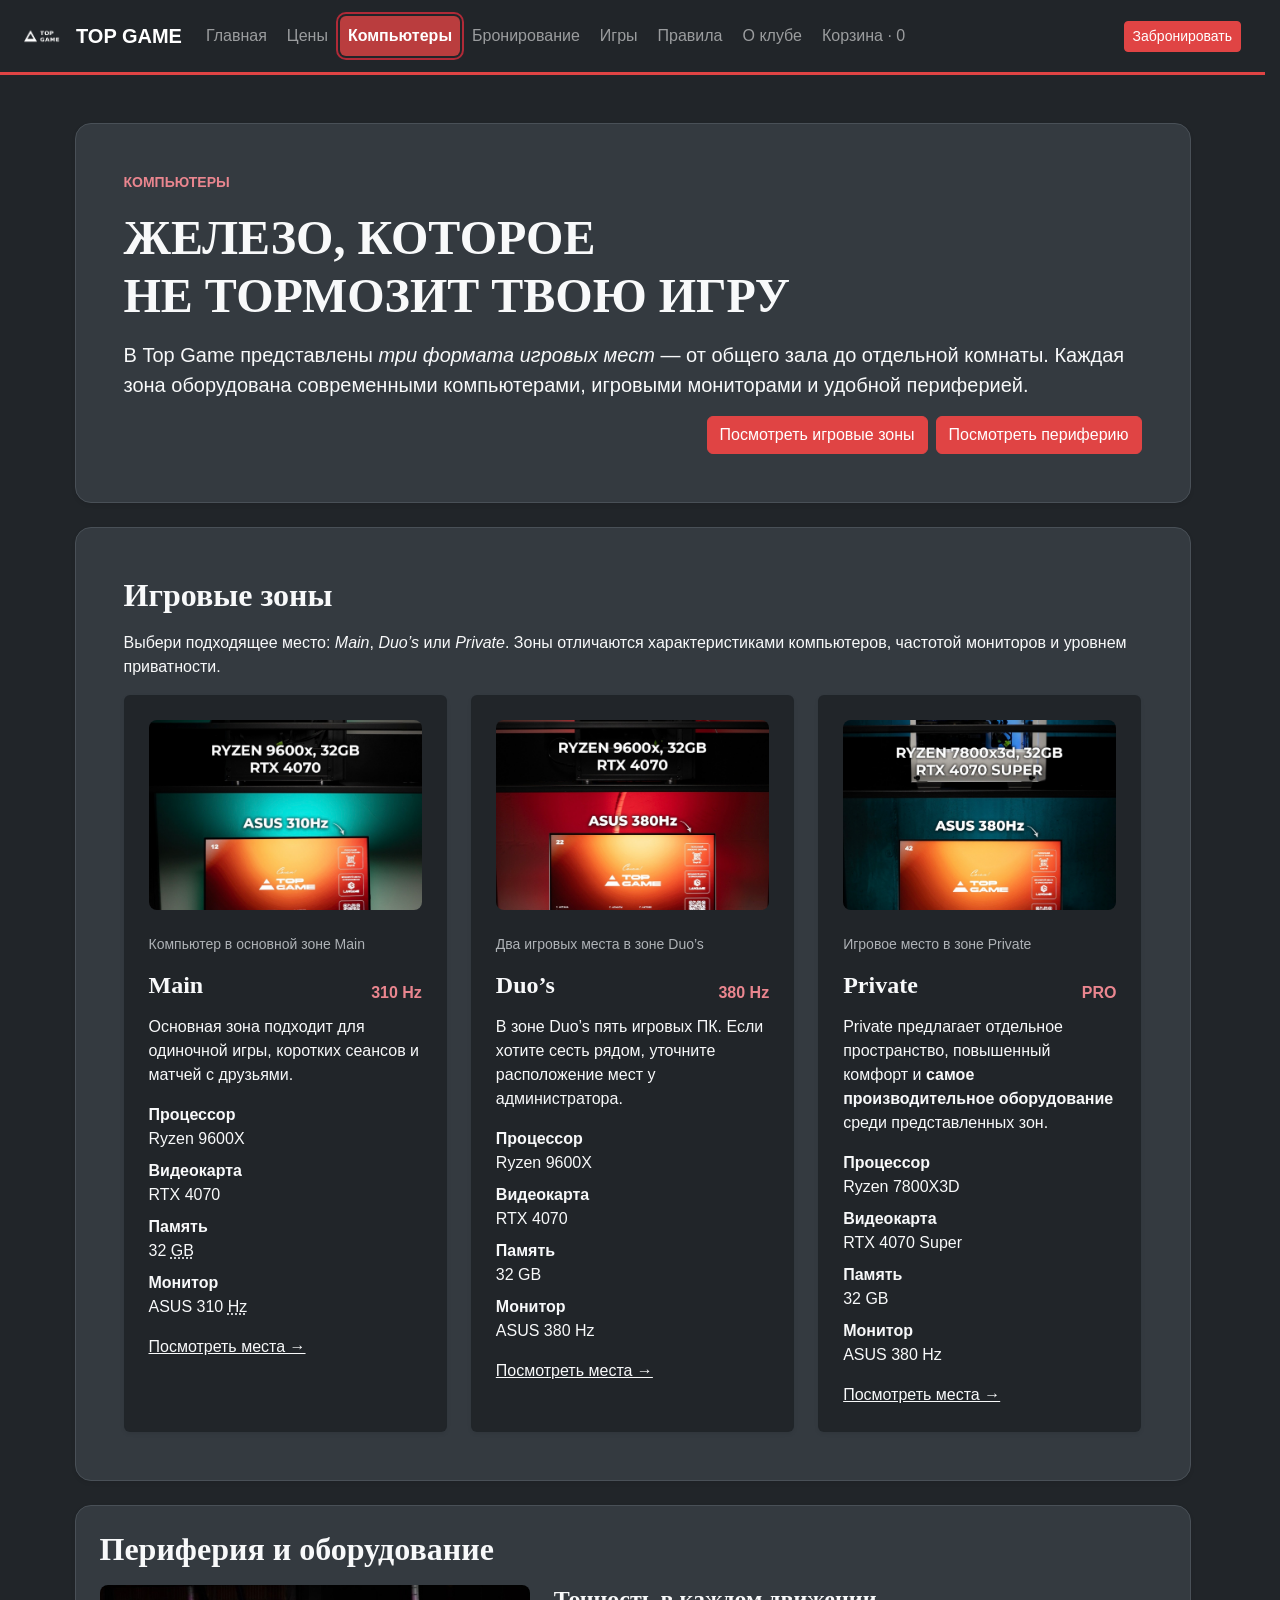
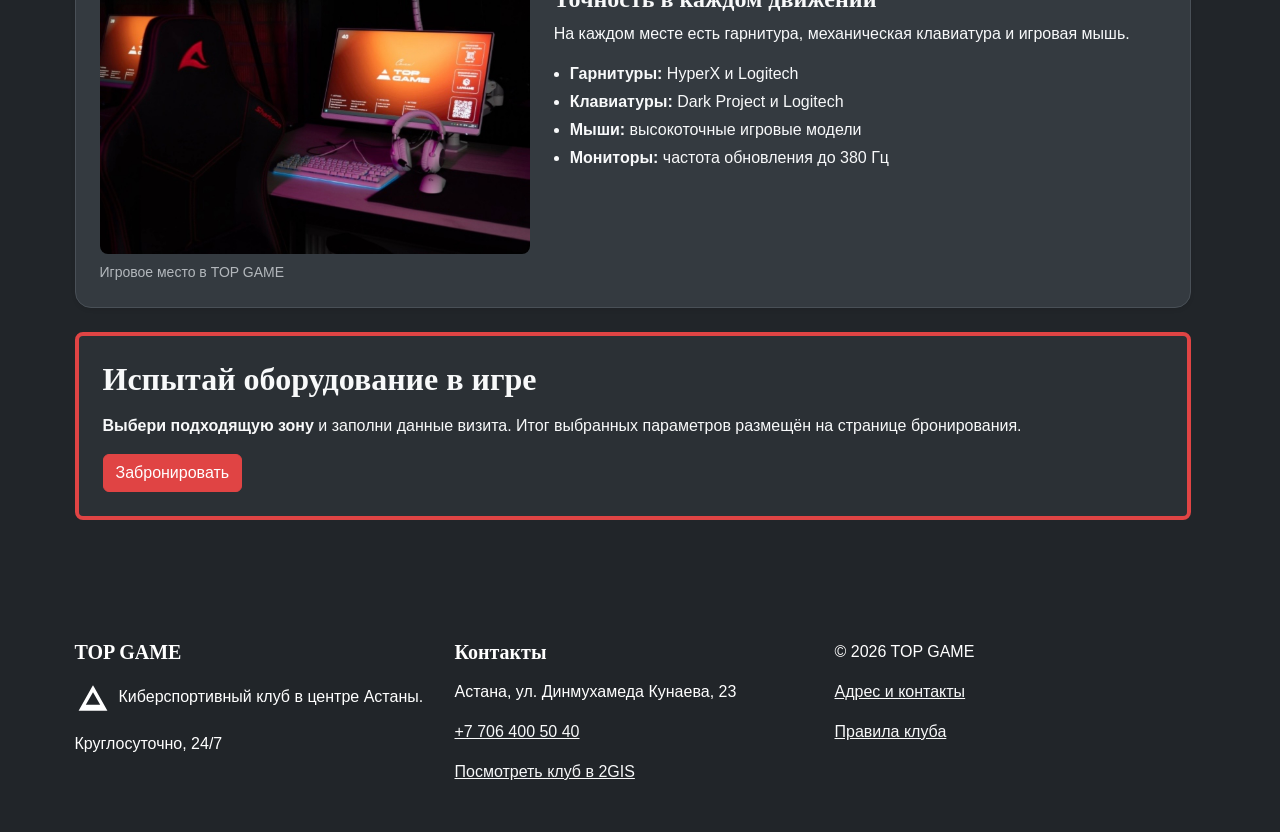
<file: computers.html>
<!DOCTYPE html>
<html lang="ru">
    <head>
        <meta charset="UTF-8">
        <meta name="viewport" content="width=device-width, initial-scale=1.0">
        <meta name="description" content="Компьютеры, игровые зоны и периферия компьютерного клуба Top Game в Астане">
        <meta name="author" content="Ulan">
        <title>Компьютеры — TOP GAME</title>
        <!-- Bootstrap supplies the layout; only CSS is used. -->
        <link rel="stylesheet" href="css/bootstrap.min.css">
        <link rel="stylesheet" href="css/base.css">
        <script src="js/vendor/jquery-3.7.1.min.js" defer></script>
        <script src="js/data.js" defer></script>
        <script src="js/logic.js" defer></script>
        <script src="js/main.js" defer></script>
        <script src="js/food.js" defer></script>
    </head>
    <body id="page-top">
        <a id="skip-content" href="#computers-content" class="visually-hidden-focusable d-inline-block p-3">Перейти к содержимому</a><!-- Authors: Ulan-->
        <!-- Bootstrap navbar layout; the mobile menu uses an HTML checkbox and CSS so the site needs no JavaScript. -->
        <header id="site-header" class="navbar navbar-expand-xl bg-dark border-bottom border-danger border-3 py-3" data-bs-theme="dark">
    <div class="container-fluid px-3 px-lg-4">
        <a id="brand-link" href="index.html" aria-label="Главная страница TOP GAME" class="navbar-brand d-flex align-items-center gap-2 fw-bold"><img src="images/logo.png" alt="Логотип TOP GAME" width="44" height="44" class="img-fluid object-fit-contain"><span>TOP GAME</span></a>
        <input type="checkbox" id="main-navigation-toggle" class="navbar-toggler-check visually-hidden d-xl-none" aria-controls="main-navigation">
        <label for="main-navigation-toggle" class="navbar-toggler d-xl-none"><span class="visually-hidden">Открыть или закрыть меню</span><span class="navbar-toggler-icon" aria-hidden="true"></span></label>
        <div id="main-navigation" class="navbar-collapse">
<nav aria-label="Основная навигация" class="flex-grow-1"><ul class="navbar-nav mx-xl-auto gap-xl-1">
<li class="nav-item"><a id="nav-index" href="index.html" class="nav-link px-2">Главная</a></li>
<li class="nav-item"><a id="nav-prices" href="prices.html" class="nav-link px-2">Цены</a></li>
<li class="nav-item"><a id="nav-computers" href="computers.html" class="nav-link px-2 active fw-bold" aria-current="page">Компьютеры</a></li>
<li class="nav-item"><a id="nav-booking" href="booking.html" class="nav-link px-2">Бронирование</a></li>
<li class="nav-item"><a id="nav-games" href="games.html" class="nav-link px-2">Игры</a></li>
<li class="nav-item"><a id="nav-rules" href="rules.html" class="nav-link px-2">Правила</a></li>
<li class="nav-item"><a id="nav-about" href="about.html" class="nav-link px-2">О клубе</a></li>
</ul></nav>
        <a id="header-booking-link" href="booking.html#booking-form" class="btn btn-danger btn-sm mt-3 mt-xl-0 ms-xl-3">Забронировать</a>
</div>
    </div>
</header>
        <!-- container limits long text to a readable width and stays centered at each Bootstrap breakpoint. -->
        <main class="container py-4 py-lg-5" id="computers-content">
            <section class="bg-white border rounded-4 p-3 p-md-4 p-lg-5 mb-4 shadow-sm" id="computers-section-1">
                <div class="row g-4 align-items-center">
                    <header class="col-12">
                        <p class="text-danger fw-semibold text-uppercase small mb-3">Компьютеры</p>
                        <h1 class="fw-bold display-5 mb-3 text-center text-md-start" id="computers-h1-1">ЖЕЛЕЗО, КОТОРОЕ<br>НЕ ТОРМОЗИТ ТВОЮ ИГРУ</h1>
                        <p class="mb-3 lead">
                    В Top Game представлены <em>три формата игровых мест</em>
                    — от общего зала до отдельной комнаты. Каждая зона
                    оборудована современными компьютерами, игровыми
                    мониторами и удобной периферией.
                </p>
                        <nav aria-label="Навигация по разделам страницы" class="d-flex flex-wrap justify-content-md-end gap-2 mt-3">
                            <div>
                                <a href="#zones-title" class="btn btn-danger" id="computers-a-1">Посмотреть игровые зоны</a>
                            </div>
                            <div>
                                <a href="#peripherals-title" class="btn btn-danger" id="computers-a-2">Посмотреть периферию</a>
                            </div>
                        </nav>
                    </header>
                </div>
            </section>
            <section aria-labelledby="zones-title" class="bg-white border rounded-4 p-3 p-md-4 p-lg-5 mb-4 shadow-sm" id="computers-section-2">
                <h2 id="zones-title" class="fw-bold h2 mb-3">Игровые зоны</h2>
                <p class="mb-3">
                Выбери подходящее место:
                <i lang="en">Main</i>,
                <i lang="en">Duo’s</i> или
                <i lang="en">Private</i>.
                Зоны отличаются характеристиками компьютеров,
                частотой мониторов и уровнем приватности.
            </p>
                <!-- div группирует самостоятельные статьи об игровых зонах -->
                <!-- Bootstrap Cards / grid: official card and card-body markup adapted to existing club content; semantic articles and figures retained. https://getbootstrap.com/docs/5.3/components/card/ -->
                <div class="row g-4">
                    <div class="col-12 col-md-6 col-lg-4">
                        <article class="card h-100 shadow-sm" id="computers-article-1">
                            <div class="card-body p-3 p-lg-4">
                                <figure class="mb-3" id="computers-figure-1">
                                    <img src="images/main-zone.jpg" alt="Компьютерное место в основной зоне Main" class="w-100 object-fit-cover rounded-3 mb-3" height="190">
                                    <figcaption class="small text-body-secondary mt-2">Компьютер в основной зоне Main</figcaption>
                                </figure>
                                <header class="d-flex flex-wrap align-items-center justify-content-between gap-2">
                                    <h3 class="fw-bold h4 mb-3 card-title">Main</h3>
                                    <span class="text-danger fw-semibold">310 Hz</span>
                                </header>
                                <p class="mb-3 card-text">
                        Основная зона подходит для одиночной игры,
                        коротких сеансов и матчей с друзьями.
                    </p>
                                <dl>
                                    <dt class="fw-semibold">Процессор</dt>
                                    <dd class="mb-2">Ryzen 9600X</dd>
                                    <dt class="fw-semibold">Видеокарта</dt>
                                    <dd class="mb-2">RTX 4070</dd>
                                    <dt class="fw-semibold">Память</dt>
                                    <dd class="mb-2">32 <abbr title="гигабайта">GB</abbr>
                                    </dd>
                                    <dt class="fw-semibold">Монитор</dt>
                                    <dd class="mb-2">ASUS 310 <abbr title="герц">Hz</abbr>
                                    </dd>
                                </dl>
                                <a href="booking.html#seats-main" id="computers-a-3">Посмотреть места →</a>
                            </div>
                        </article>
                    </div>
                    <div class="col-12 col-md-6 col-lg-4">
                        <article class="card h-100 shadow-sm" id="computers-article-2">
                            <div class="card-body p-3 p-lg-4">
                                <figure class="mb-3" id="computers-figure-2">
                                    <img src="images/duos-zone.jpg" alt="Два компьютерных места в игровой зоне Duo’s" class="w-100 object-fit-cover rounded-3 mb-3" height="190">
                                    <figcaption class="small text-body-secondary mt-2">Два игровых места в зоне Duo’s</figcaption>
                                </figure>
                                <header class="d-flex flex-wrap align-items-center justify-content-between gap-2">
                                    <h3 class="fw-bold h4 mb-3 card-title">Duo’s</h3>
                                    <span class="text-danger fw-semibold">380 Hz</span>
                                </header>
                                <p class="mb-3 card-text">
                        В зоне Duo’s пять игровых ПК. Если хотите сесть рядом,
                        уточните расположение мест у администратора.
                    </p>
                                <dl>
                                    <dt class="fw-semibold">Процессор</dt>
                                    <dd class="mb-2">Ryzen 9600X</dd>
                                    <dt class="fw-semibold">Видеокарта</dt>
                                    <dd class="mb-2">RTX 4070</dd>
                                    <dt class="fw-semibold">Память</dt>
                                    <dd class="mb-2">32 GB</dd>
                                    <dt class="fw-semibold">Монитор</dt>
                                    <dd class="mb-2">ASUS 380 Hz</dd>
                                </dl>
                                <a href="booking.html#seats-duo" id="computers-a-4">Посмотреть места →</a>
                            </div>
                        </article>
                    </div>
                    <div class="col-12 col-md-6 col-lg-4">
                        <article class="card h-100 shadow-sm" id="computers-article-3">
                            <div class="card-body p-3 p-lg-4">
                                <figure class="mb-3" id="computers-figure-3">
                                    <img src="images/private-zone.jpg" alt="Компьютерное место в приватной зоне Private" class="w-100 object-fit-cover rounded-3 mb-3" height="190">
                                    <figcaption class="small text-body-secondary mt-2">Игровое место в зоне Private</figcaption>
                                </figure>
                                <header class="d-flex flex-wrap align-items-center justify-content-between gap-2">
                                    <h3 class="fw-bold h4 mb-3 card-title">Private</h3>
                                    <span class="text-danger fw-semibold">
                                        <b>PRO</b>
                                    </span>
                                </header>
                                <p class="mb-3 card-text">
                        Private предлагает отдельное пространство,
                        повышенный комфорт и <strong>самое производительное
                        оборудование</strong> среди представленных зон.
                    </p>
                                <dl>
                                    <dt class="fw-semibold">Процессор</dt>
                                    <dd class="mb-2">Ryzen 7800X3D</dd>
                                    <dt class="fw-semibold">Видеокарта</dt>
                                    <dd class="mb-2">RTX 4070 Super</dd>
                                    <dt class="fw-semibold">Память</dt>
                                    <dd class="mb-2">32 GB</dd>
                                    <dt class="fw-semibold">Монитор</dt>
                                    <dd class="mb-2">ASUS 380 Hz</dd>
                                </dl>
                                <a href="booking.html?tariff=private#seats-private" id="computers-a-5">Посмотреть места →</a>
                            </div>
                        </article>
                    </div>
                </div>
            </section>
            <section aria-labelledby="peripherals-title" class="bg-white border rounded-4 p-3 p-md-4 mb-4 shadow-sm" id="computers-section-3">
                <h2 id="peripherals-title" class="fw-bold h2 mb-3">Периферия и оборудование</h2>
                <div class="row g-3 g-lg-4 align-items-start">
                    <figure class="col-12 col-md-5 mb-0" id="computers-figure-4">
                        <img src="images/peripherals.jpg" alt="Игровое место с монитором, клавиатурой, гарнитурой и мышью" class="peripherals-photo rounded-3" loading="lazy">
                        <figcaption class="small text-body-secondary mt-2">Игровое место в TOP GAME</figcaption>
                    </figure>
                    <article class="col-12 col-md-7" id="computers-article-4">
                        <h3 class="fw-bold h4 mb-2">Точность в каждом движении</h3>
                        <p class="mb-3">На каждом месте есть гарнитура, механическая клавиатура и игровая мышь.</p>
                        <ul class="mb-0 ps-3">
                            <li class="mb-1"><strong>Гарнитуры:</strong> HyperX и Logitech</li>
                            <li class="mb-1"><strong>Клавиатуры:</strong> Dark Project и Logitech</li>
                            <li class="mb-1"><strong>Мыши:</strong> высокоточные игровые модели</li>
                            <li><strong>Мониторы:</strong> частота обновления до 380 Гц</li>
                        </ul>
                    </article>
                </div>
            </section>
            <aside class="bg-body-tertiary border border-start border-danger border-4 rounded-3 p-3 p-md-4 mt-4" id="computers-aside-1">
                <h2 class="fw-bold h2 mb-3">Испытай оборудование в игре</h2>
                <p class="mb-3">
                    <strong>Выбери подходящую зону</strong> и заполни данные визита. Итог выбранных параметров
                размещён на странице бронирования.
            </p>
                <a href="booking.html" class="btn btn-danger" id="computers-a-6">Забронировать</a>
            </aside>
        </main>
        <footer id="site-footer" class="bg-dark text-white py-5 mt-4">
    <div class="container"><div class="row g-4 align-items-start">
        <section class="col-12 col-md-6 col-lg-4" aria-labelledby="footer-brand-title">
            <h2 id="footer-brand-title" class="h5 fw-bold mb-3">TOP GAME</h2>
            <p><img src="images/logo-mark-white.svg" alt="Знак TOP GAME" width="36" class="img-fluid me-2">Киберспортивный клуб в центре Астаны.</p>
            <p class="mb-0">Круглосуточно, 24/7</p>
        </section>
        <section class="col-12 col-md-6 col-lg-4" aria-labelledby="footer-contacts-title">
            <h2 id="footer-contacts-title" class="h5 fw-bold mb-3">Контакты</h2>
            <address class="fst-normal">
<p>Астана, ул. Динмухамеда Кунаева, 23</p>
<a id="footer-phone" href="tel:+77064005040" class="link-light">+7 706 400 50 40</a>
</address>
            <a id="footer-map" href="https://2gis.kz/astana/firm/70000001080411948" target="_blank" rel="noopener noreferrer" class="link-light">Посмотреть клуб в 2GIS</a>
        </section>
        <div class="col-12 col-md-6 col-lg-4">
<p>© 2026 TOP GAME</p>
<p><a id="footer-contacts-link" href="about.html#contacts" class="link-light">Адрес и контакты</a></p>
<a id="footer-rules-link" href="rules.html" class="link-light">Правила клуба</a>
</div>
    </div></div>
</footer>
    </body>
</html>
</file>
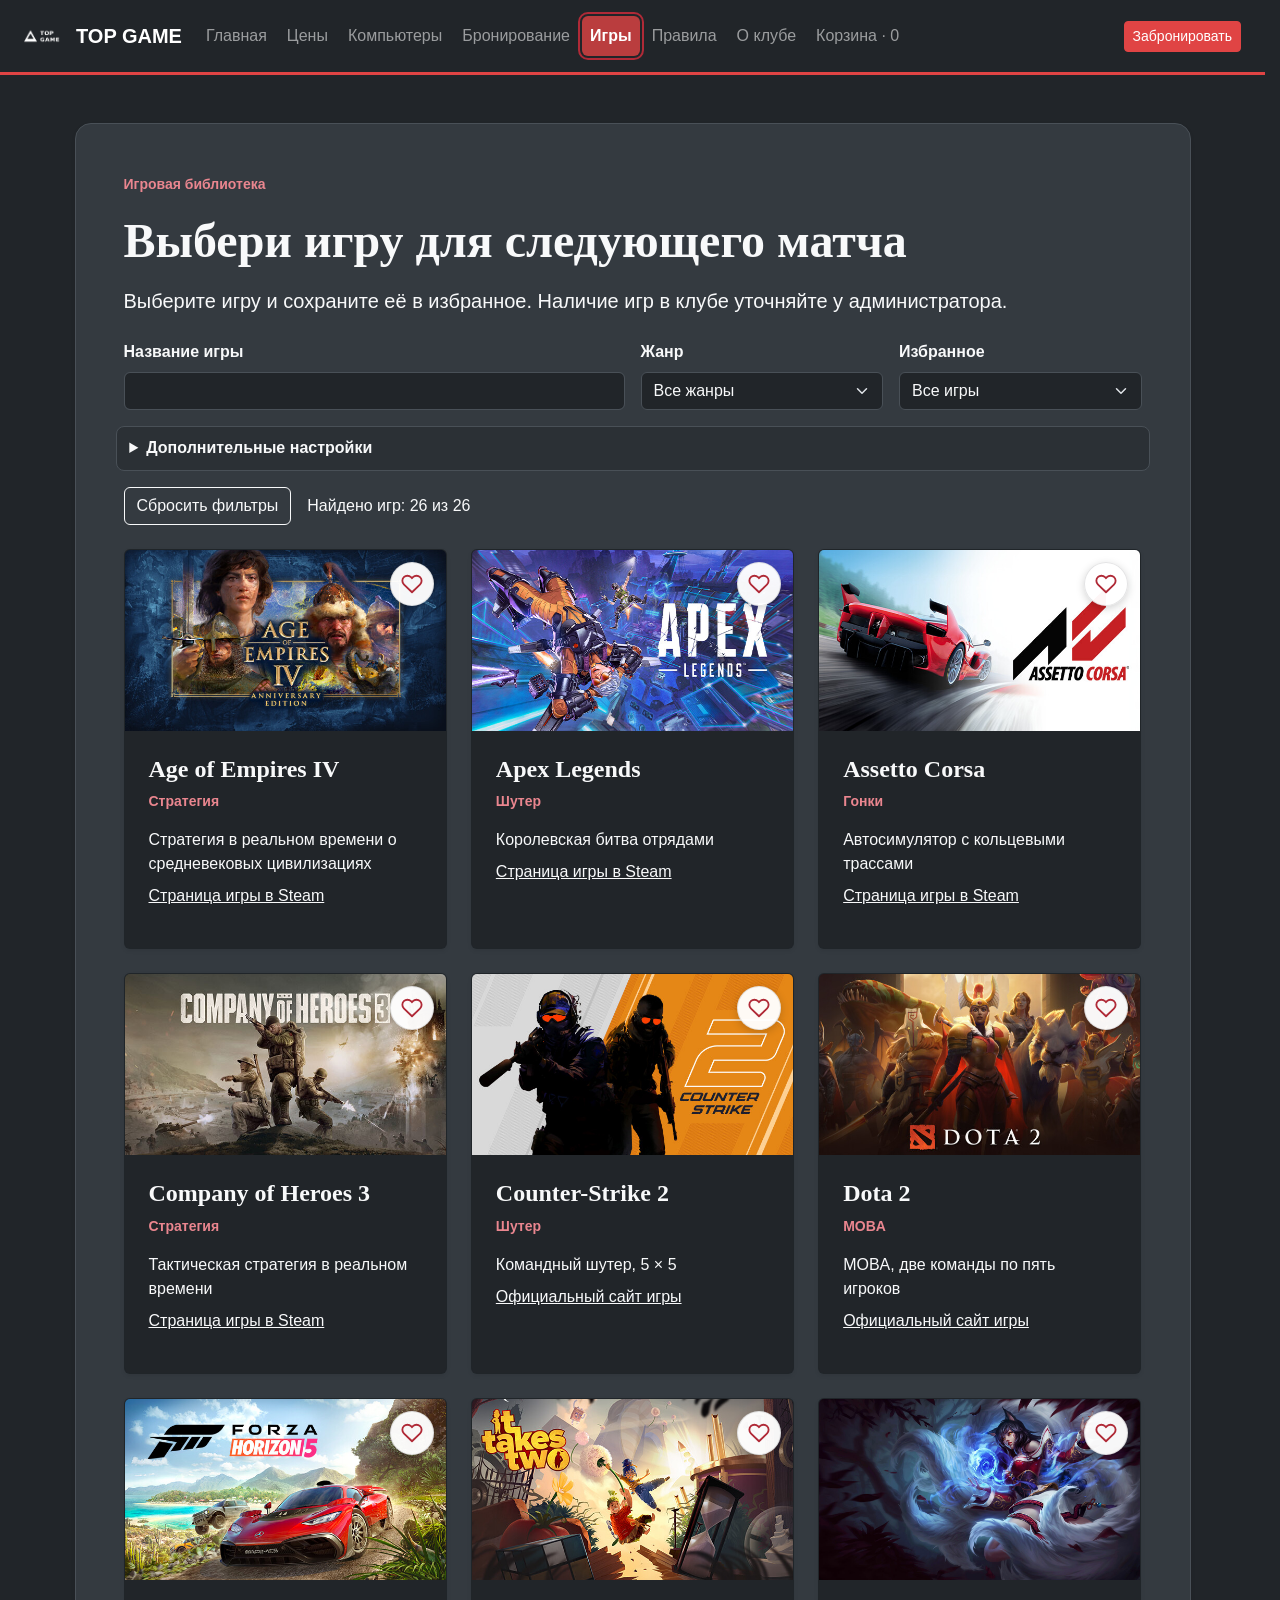
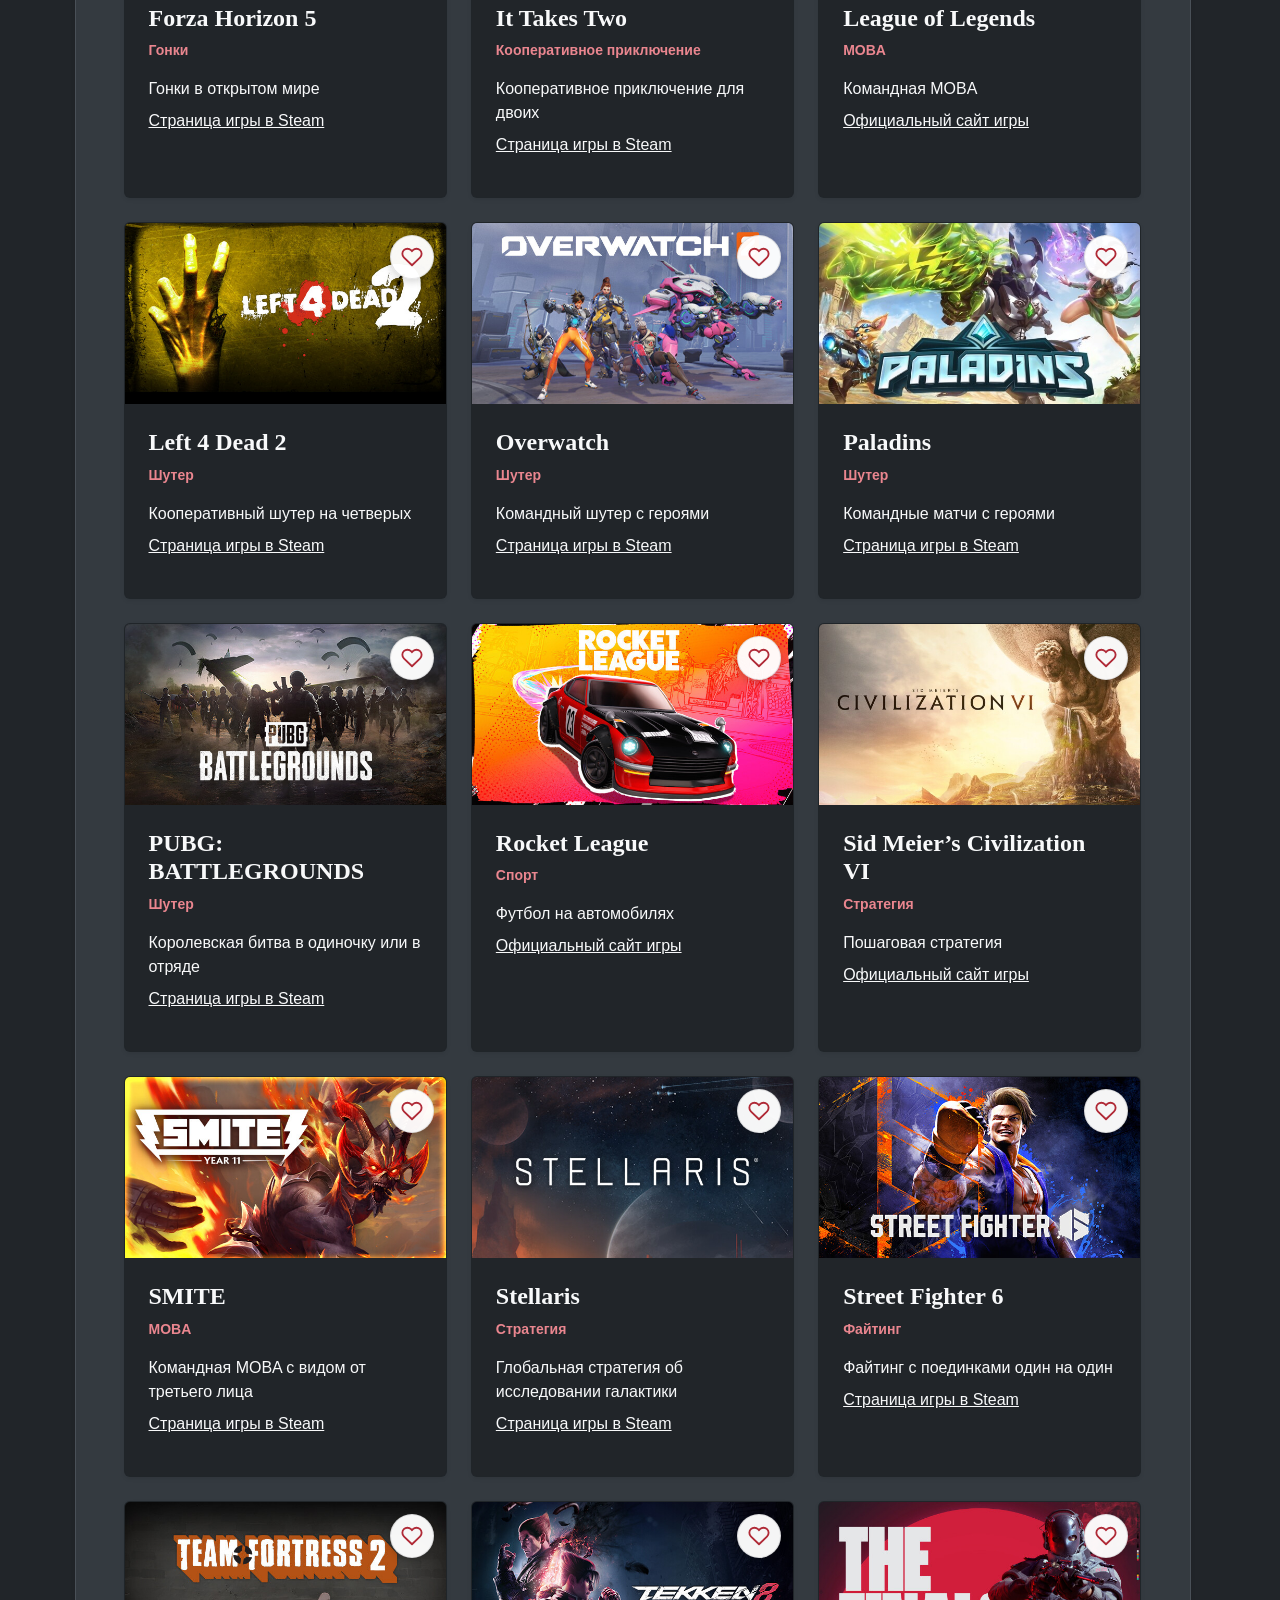
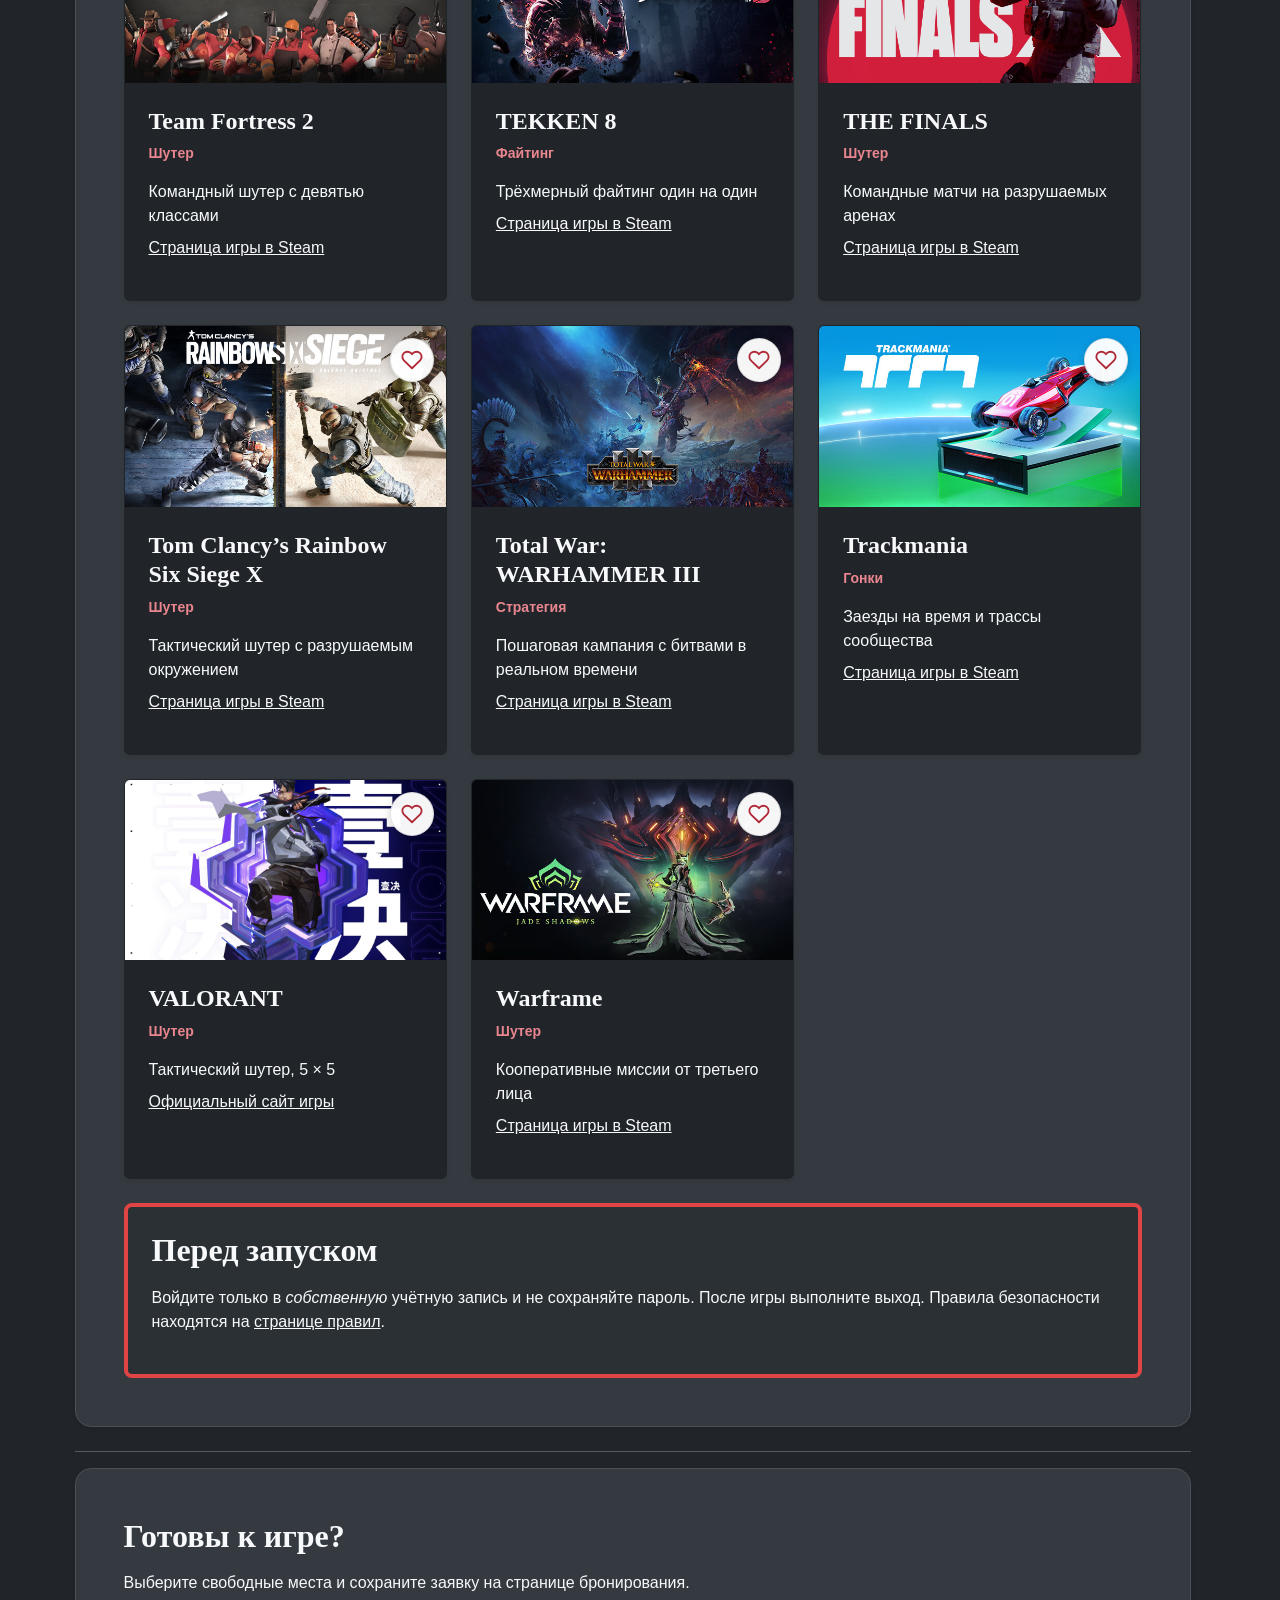
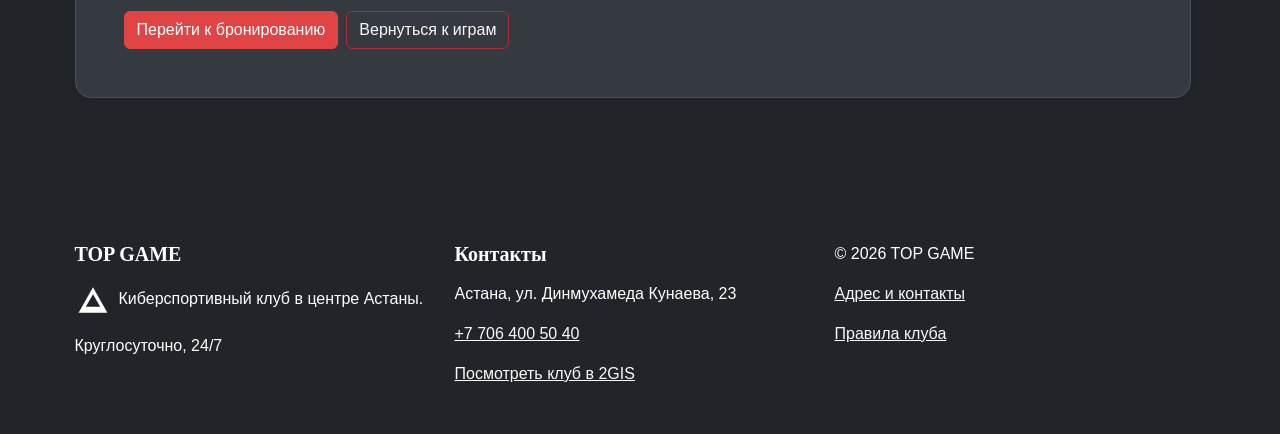
<file: games.html>
<!DOCTYPE html>
<html lang="ru">
    <head>
        <meta charset="UTF-8">
        <meta name="viewport" content="width=device-width, initial-scale=1.0">
        <meta name="description" content="Каталог игр, поиск и избранное в компьютерном клубе TOP GAME">
        <meta name="author" content="Amir Kabdilmalik">
        <title>Игры — TOP GAME</title>
        <!-- Bootstrap supplies the layout; only CSS is used. -->
        <link rel="stylesheet" href="css/bootstrap.min.css">
        <link rel="stylesheet" href="css/base.css">
        <script src="js/vendor/jquery-3.7.1.min.js" defer></script>
        <script src="js/data.js" defer></script>
        <script src="js/logic.js" defer></script>
        <script src="js/main.js" defer></script>
        <script src="js/food.js" defer></script>
        <script src="js/games.js" defer></script>
    </head>
    <body id="page-top">
        <a id="skip-content" href="#games-content" class="visually-hidden-focusable d-inline-block p-3">Перейти к содержимому</a><!-- Автор страницы: Amir  -->
        <!-- Bootstrap navbar layout; the mobile menu uses an HTML checkbox and CSS so the site needs no JavaScript. -->
        <header id="site-header" class="navbar navbar-expand-xl bg-dark border-bottom border-danger border-3 py-3" data-bs-theme="dark">
    <div class="container-fluid px-3 px-lg-4">
        <a id="brand-link" href="index.html" aria-label="Главная страница TOP GAME" class="navbar-brand d-flex align-items-center gap-2 fw-bold"><img src="images/logo.png" alt="Логотип TOP GAME" width="44" height="44" class="img-fluid object-fit-contain"><span>TOP GAME</span></a>
        <input type="checkbox" id="main-navigation-toggle" class="navbar-toggler-check visually-hidden d-xl-none" aria-controls="main-navigation">
        <label for="main-navigation-toggle" class="navbar-toggler d-xl-none"><span class="visually-hidden">Открыть или закрыть меню</span><span class="navbar-toggler-icon" aria-hidden="true"></span></label>
        <div id="main-navigation" class="navbar-collapse">
<nav aria-label="Основная навигация" class="flex-grow-1"><ul class="navbar-nav mx-xl-auto gap-xl-1">
<li class="nav-item"><a id="nav-index" href="index.html" class="nav-link px-2">Главная</a></li>
<li class="nav-item"><a id="nav-prices" href="prices.html" class="nav-link px-2">Цены</a></li>
<li class="nav-item"><a id="nav-computers" href="computers.html" class="nav-link px-2">Компьютеры</a></li>
<li class="nav-item"><a id="nav-booking" href="booking.html" class="nav-link px-2">Бронирование</a></li>
<li class="nav-item"><a id="nav-games" href="games.html" class="nav-link px-2 active fw-bold" aria-current="page">Игры</a></li>
<li class="nav-item"><a id="nav-rules" href="rules.html" class="nav-link px-2">Правила</a></li>
<li class="nav-item"><a id="nav-about" href="about.html" class="nav-link px-2">О клубе</a></li>
</ul></nav>
        <a id="header-booking-link" href="booking.html#booking-form" class="btn btn-danger btn-sm mt-3 mt-xl-0 ms-xl-3">Забронировать</a>
</div>
    </div>
</header>
        <!-- container limits long text to a readable width and stays centered at each Bootstrap breakpoint. -->
        <main class="container py-4 py-lg-5" id="games-content">
            <section id="game-list" class="bg-white border rounded-4 p-3 p-md-4 p-lg-5 mb-4 shadow-sm">
                <header class="mb-4">
                    <p class="text-danger fw-semibold mb-3">
                        <small class="small">Игровая библиотека</small>
                    </p>
                    <h1 class="fw-bold display-5 mb-3 text-center text-md-start" id="games-h1-1">Выбери игру для следующего матча</h1>
                    <p class="mb-3 lead">
                В каталоге представлены игры для командных матчей.
                Для сетевого матча важны стабильный <abbr title="Frames Per Second">FPS</abbr>
                и низкий <abbr title="время отклика между компьютером и сервером">ping</abbr>.
                Сохрани любимые игры сердечком и уточни наличие версии у администратора.
            </p>
                </header>
                <!-- div группирует самостоятельные карточки игр. -->
                <!-- Bootstrap Cards / grid: official card and card-body markup adapted to existing club content; semantic articles and figures retained. https://getbootstrap.com/docs/5.3/components/card/ -->
                <div id="game-cards" class="row g-4">
                    <div class="col-12 col-md-6">
                        <article id="game-cs2" class="card h-100 shadow-sm">
                            <div class="card-body p-3 p-lg-4">
                                <h2 class="h4 fw-bold h2 mb-3">Counter-Strike 2</h2>
                                <figure class="mb-3" id="games-figure-1">
                                    <img src="images/gaming-hall-blue.jpg" alt="Игровой зал TOP GAME с синим освещением" class="w-100 object-fit-cover rounded-3 mb-3" height="190">
                                    <figcaption class="small text-body-secondary mt-2">Фотография игрового зала TOP GAME.</figcaption>
                                </figure>
                                <p class="mb-3 card-text">
                                    <strong>Жанр:</strong> командный шутер. Для матча нужны две команды
                    по пять игроков; формат можно записать как 5 × 5.
                </p>
                            </div>
                        </article>
                    </div>
                    <div class="col-12 col-md-6">
                        <article id="game-dota2" class="card h-100 shadow-sm">
                            <div class="card-body p-3 p-lg-4">
                                <h2 class="h4 fw-bold h2 mb-3">Dota 2</h2>
                                <figure class="mb-3" id="games-figure-2">
                                    <img src="images/peripherals.jpg" alt="Клавиатура, мышь и гарнитура игрового места TOP GAME" class="w-100 object-fit-cover rounded-3 mb-3" height="190">
                                    <figcaption class="small text-body-secondary mt-2">Фотография периферии игрового места TOP GAME.</figcaption>
                                </figure>
                                <p class="mb-3 card-text">
                                    <strong>Жанр:</strong>
                                    <i>MOBA</i>. Игра подходит для команды и
                    требует согласованных действий в серии BO<sub>3</sub>.
                    <!-- span выделяет короткий статус внутри предложения; отдельный смысловой раздел здесь не нужен. -->
                                    <span id="game-dota2-availability" class="text-danger fw-semibold">Наличие и версия игры не подтверждены.</span>
                                </p>
                            </div>
                        </article>
                    </div>
                </div>
                <aside class="bg-body-tertiary border border-start border-danger border-4 rounded-3 p-3 p-md-4 mt-4" id="games-aside-1">
                    <h2 class="fw-bold h2 mb-3">Перед запуском</h2>
                    <p class="mb-3">
                Войдите только в <em>собственную</em> учётную запись и не сохраняйте пароль.
                После игры выполните выход. Правила безопасности находятся на
                <a href="rules.html#account-safety" id="games-a-1">странице правил</a>.
            </p>
                </aside>
            </section>
            <hr>
            <section id="game-booking-cta" class="bg-white border rounded-4 p-3 p-md-4 p-lg-5 mb-4 shadow-sm">
                <h2 class="fw-bold h2 mb-3">Готовы к игре?</h2>
                <p class="mb-3">Выберите свободные места и сохраните заявку на странице бронирования.</p>
                <div class="d-flex flex-wrap gap-2">
                    <a href="booking.html#booking-form" class="btn btn-danger">Перейти к бронированию</a>
                    <a href="#game-list" class="btn btn-outline-danger">Вернуться к играм</a>
                </div>
            </section>
        </main>
        <footer id="site-footer" class="bg-dark text-white py-5 mt-4">
    <div class="container"><div class="row g-4 align-items-start">
        <section class="col-12 col-md-6 col-lg-4" aria-labelledby="footer-brand-title">
            <h2 id="footer-brand-title" class="h5 fw-bold mb-3">TOP GAME</h2>
            <p><img src="images/logo-mark-white.svg" alt="Знак TOP GAME" width="36" class="img-fluid me-2">Киберспортивный клуб в центре Астаны.</p>
            <p class="mb-0">Круглосуточно, 24/7</p>
        </section>
        <section class="col-12 col-md-6 col-lg-4" aria-labelledby="footer-contacts-title">
            <h2 id="footer-contacts-title" class="h5 fw-bold mb-3">Контакты</h2>
            <address class="fst-normal">
<p>Астана, ул. Динмухамеда Кунаева, 23</p>
<a id="footer-phone" href="tel:+77064005040" class="link-light">+7 706 400 50 40</a>
</address>
            <a id="footer-map" href="https://2gis.kz/astana/firm/70000001080411948" target="_blank" rel="noopener noreferrer" class="link-light">Посмотреть клуб в 2GIS</a>
        </section>
        <div class="col-12 col-md-6 col-lg-4">
<p>© 2026 TOP GAME</p>
<p><a id="footer-contacts-link" href="about.html#contacts" class="link-light">Адрес и контакты</a></p>
<a id="footer-rules-link" href="rules.html" class="link-light">Правила клуба</a>
</div>
    </div></div>
</footer>
    </body>
</html>
</file>
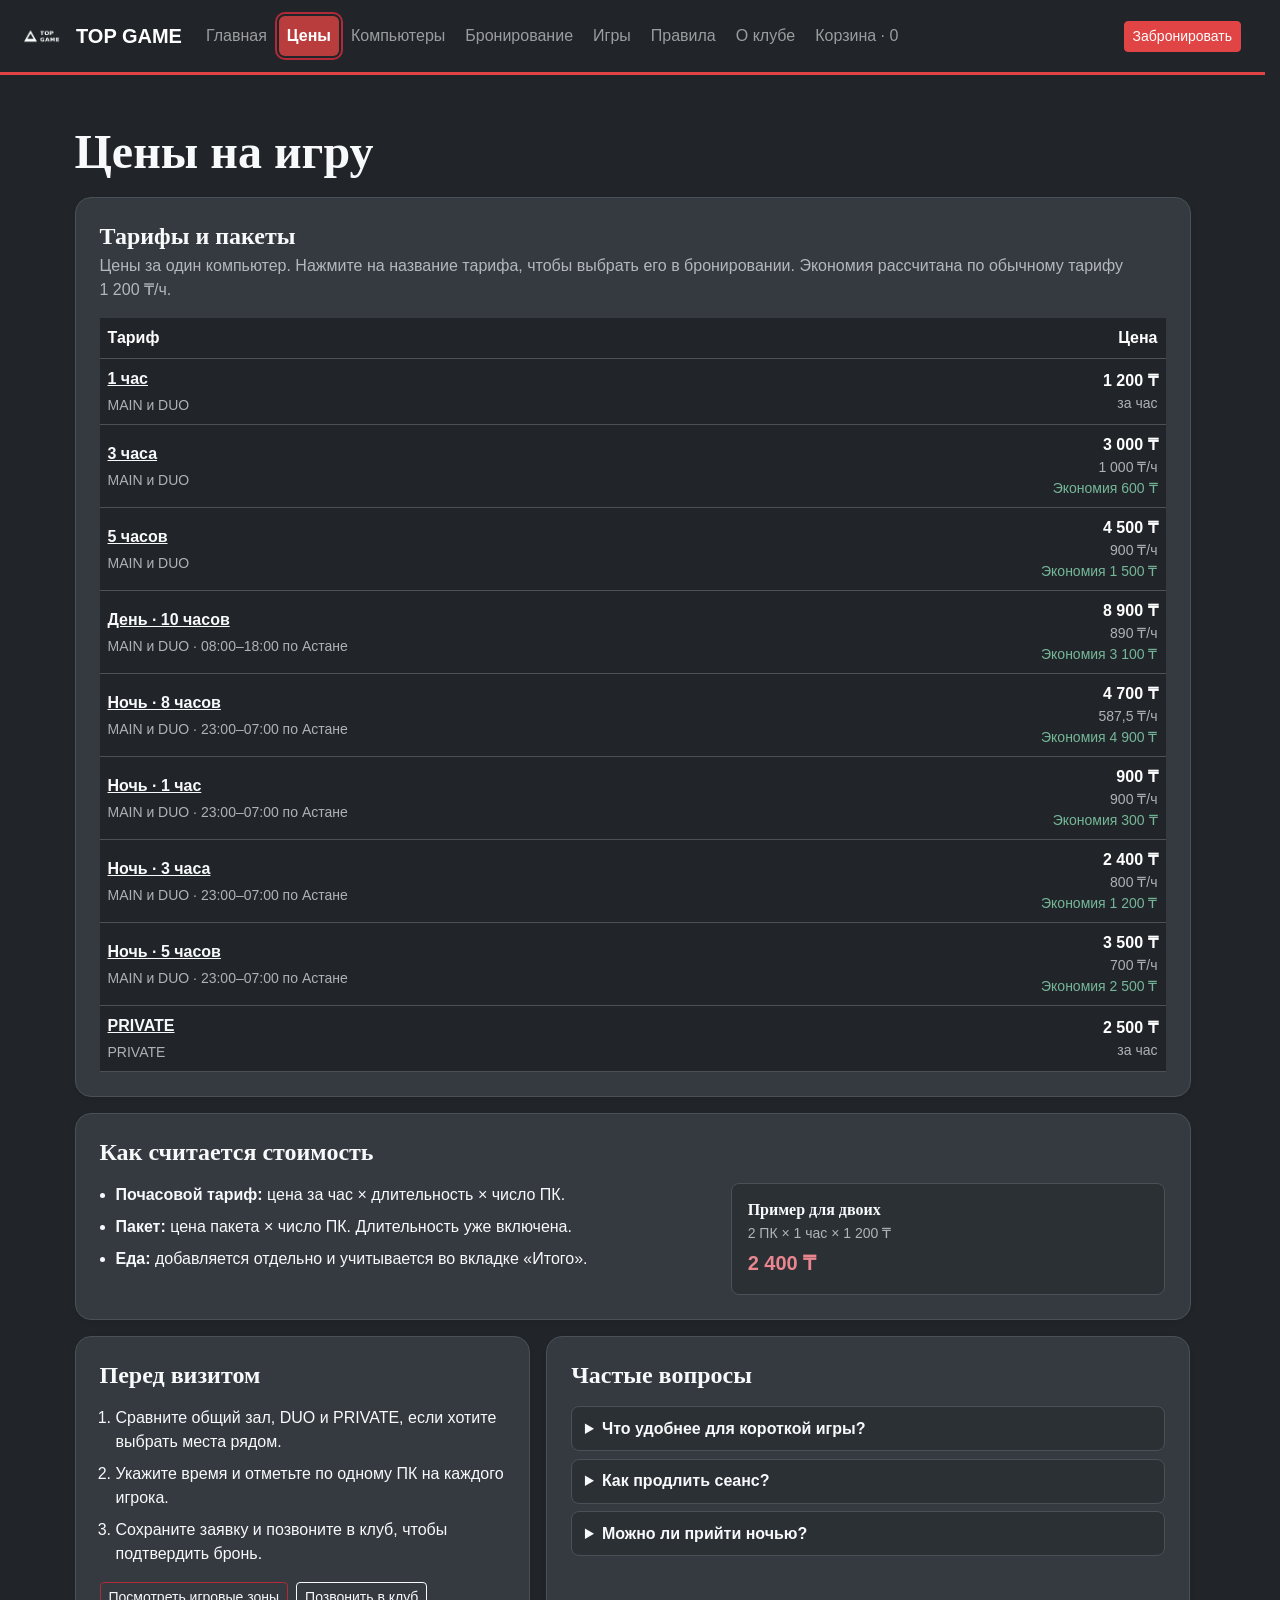
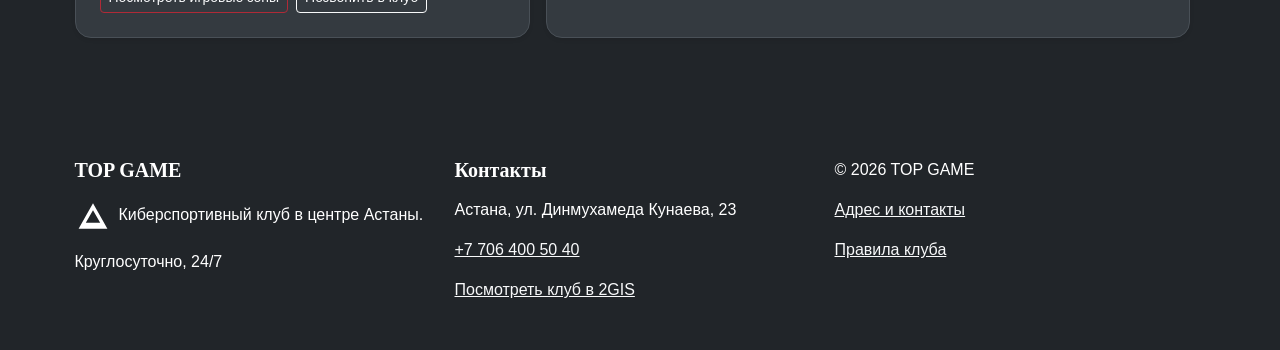
<file: prices.html>
<!DOCTYPE html>
<html lang="ru" data-bs-theme="dark">
    <head>
        <meta charset="UTF-8">
        <meta name="viewport" content="width=device-width, initial-scale=1.0">
        <meta name="description" content="Тарифы и игровые пакеты компьютерного клуба Top Game в Астане">
        <meta name="author" content="Ulan">
        <title>Цены и тарифы — TOP GAME</title>
        <!-- Bootstrap supplies the layout; only CSS is used. -->
        <link rel="stylesheet" href="css/bootstrap.min.css">
        <link rel="stylesheet" href="css/base.css">
        <script src="js/vendor/jquery-3.7.1.min.js" defer></script>
        <script src="js/data.js" defer></script>
        <script src="js/logic.js" defer></script>
        <script src="js/main.js" defer></script>
        <script src="js/food.js" defer></script>
        <script src="js/prices.js" defer></script>
    </head>
    <body id="page-top">
        <a id="skip-content" href="#prices-content" class="visually-hidden-focusable d-inline-block p-3">Перейти к содержимому</a><!-- Authors: Ulan -->
        <!-- Bootstrap navbar layout; the mobile menu uses an HTML checkbox and CSS so the site needs no JavaScript. -->
        <header id="site-header" class="navbar navbar-expand-xl bg-dark border-bottom border-danger border-3 py-3" data-bs-theme="dark">
    <div class="container-fluid px-3 px-lg-4">
        <a id="brand-link" href="index.html" aria-label="Главная страница TOP GAME" class="navbar-brand d-flex align-items-center gap-2 fw-bold"><img src="images/logo.png" alt="Логотип TOP GAME" width="44" height="44" class="img-fluid object-fit-contain"><span>TOP GAME</span></a>
        <input type="checkbox" id="main-navigation-toggle" class="navbar-toggler-check visually-hidden d-xl-none" aria-controls="main-navigation">
        <label for="main-navigation-toggle" class="navbar-toggler d-xl-none"><span class="visually-hidden">Открыть или закрыть меню</span><span class="navbar-toggler-icon" aria-hidden="true"></span></label>
        <div id="main-navigation" class="navbar-collapse">
<nav aria-label="Основная навигация" class="flex-grow-1"><ul class="navbar-nav mx-xl-auto gap-xl-1">
<li class="nav-item"><a id="nav-index" href="index.html" class="nav-link px-2">Главная</a></li>
<li class="nav-item"><a id="nav-prices" href="prices.html" class="nav-link px-2 active fw-bold" aria-current="page">Цены</a></li>
<li class="nav-item"><a id="nav-computers" href="computers.html" class="nav-link px-2">Компьютеры</a></li>
<li class="nav-item"><a id="nav-booking" href="booking.html" class="nav-link px-2">Бронирование</a></li>
<li class="nav-item"><a id="nav-games" href="games.html" class="nav-link px-2">Игры</a></li>
<li class="nav-item"><a id="nav-rules" href="rules.html" class="nav-link px-2">Правила</a></li>
<li class="nav-item"><a id="nav-about" href="about.html" class="nav-link px-2">О клубе</a></li>
</ul></nav>
        <a id="header-booking-link" href="booking.html#booking-form" class="btn btn-danger btn-sm mt-3 mt-xl-0 ms-xl-3">Забронировать</a>
</div>
    </div>
</header>
        <!-- container limits long text to a readable width and stays centered at each Bootstrap breakpoint. -->
        <main class="container py-4 py-lg-5" id="prices-content">
            <header class="mb-3">
                <h1 id="prices-title" class="fw-bold display-5 mb-2">Цены на игру</h1>
            </header>
            <section id="tariffs" class="bg-white border rounded-4 p-3 p-md-4 mb-3 shadow-sm" aria-labelledby="prices-tariffs-title">
                <h2 id="prices-tariffs-title" class="h4 fw-bold mb-1">Тарифы и пакеты</h2>
                <p id="prices-tariffs-note" class="text-body-secondary mb-3">Цены за один компьютер. Нажмите на название тарифа, чтобы выбрать его в бронировании. <span id="prices-base-rate"></span></p>
                <div class="table-responsive" id="prices-tariff-table" hidden>
                    <table class="table table-dark align-middle mb-0" aria-labelledby="prices-tariffs-title" aria-describedby="prices-tariffs-note">
                        <thead>
                            <tr>
                                <th scope="col">Тариф</th>
                                <th scope="col" class="text-end">Цена</th>
                            </tr>
                        </thead>
                        <tbody id="prices-tariff-rows"></tbody>
                    </table>
                </div>
                <noscript><p class="mb-0">Включите JavaScript, чтобы увидеть список тарифов.</p></noscript>
            </section>
            <section class="bg-white border rounded-4 p-3 p-md-4 shadow-sm" aria-labelledby="prices-calculation-title">
                <h2 id="prices-calculation-title" class="h4 fw-bold mb-3">Как считается стоимость</h2>
                <div class="row g-3 align-items-start">
                    <div class="col-12 col-md-7">
                        <ul class="mb-0 ps-3">
                            <li class="mb-2"><strong>Почасовой тариф:</strong> цена за час × длительность × число ПК.</li>
                            <li class="mb-2"><strong>Пакет:</strong> цена пакета × число ПК. Длительность уже включена.</li>
                            <li><strong>Еда:</strong> добавляется отдельно и учитывается во вкладке «Итого».</li>
                        </ul>
                    </div>
                    <div class="col-12 col-md-5">
                        <div id="prices-example" class="bg-body-tertiary border rounded-3 p-3" hidden>
                            <h3 class="h6 fw-bold mb-1">Пример для двоих</h3>
                            <p id="prices-example-formula" class="mb-1 small text-body-secondary"></p>
                            <strong id="prices-example-total" class="text-danger fs-5"></strong>
                        </div>
                    </div>
                </div>
            </section>
            <div class="row g-3 mt-0">
                <div class="col-12 col-lg-5">
                    <section class="bg-white border rounded-4 p-3 p-md-4 h-100 shadow-sm" aria-labelledby="prices-visit-title">
                        <h2 id="prices-visit-title" class="h4 fw-bold mb-3">Перед визитом</h2>
                        <ol class="ps-3 mb-3">
                            <li class="mb-2">Сравните общий зал, DUO и PRIVATE, если хотите выбрать места рядом.</li>
                            <li class="mb-2">Укажите время и отметьте по одному ПК на каждого игрока.</li>
                            <li>Сохраните заявку и позвоните в клуб, чтобы подтвердить бронь.</li>
                        </ol>
                        <div class="d-flex flex-wrap gap-2">
                            <a href="computers.html#computers-section-2" class="btn btn-outline-danger btn-sm">Посмотреть игровые зоны</a>
                            <a href="tel:+77064005040" class="btn btn-outline-secondary btn-sm">Позвонить в клуб</a>
                        </div>
                    </section>
                </div>
                <div class="col-12 col-lg-7">
                    <section class="bg-white border rounded-4 p-3 p-md-4 h-100 shadow-sm" aria-labelledby="prices-questions-title">
                        <h2 id="prices-questions-title" class="h4 fw-bold mb-3">Частые вопросы</h2>
                        <div class="rules-disclosures">
                            <details>
                                <summary>Что удобнее для короткой игры?</summary>
                                <p>Выберите почасовой тариф и укажите длительность. У игровых пакетов количество часов уже задано.</p>
                            </details>
                            <details>
                                <summary>Как продлить сеанс?</summary>
                                <p>До окончания игры уточните у администратора, свободны ли ваши места и сколько будет стоить продление.</p>
                            </details>
                            <details>
                                <summary>Можно ли прийти ночью?</summary>
                                <p>Да, клуб открыт круглосуточно. Ночные пакеты на 1, 3 и 5 часов действуют с 23:00 до 07:00 по Астане. Весь сеанс должен уложиться в этот интервал.</p>
                            </details>
                        </div>
                    </section>
                </div>
            </div>
        </main>
        <footer id="site-footer" class="bg-dark text-white py-5 mt-4">
    <div class="container"><div class="row g-4 align-items-start">
        <section class="col-12 col-md-6 col-lg-4" aria-labelledby="footer-brand-title">
            <h2 id="footer-brand-title" class="h5 fw-bold mb-3">TOP GAME</h2>
            <p><img src="images/logo-mark-white.svg" alt="Знак TOP GAME" width="36" class="img-fluid me-2">Киберспортивный клуб в центре Астаны.</p>
            <p class="mb-0">Круглосуточно, 24/7</p>
        </section>
        <section class="col-12 col-md-6 col-lg-4" aria-labelledby="footer-contacts-title">
            <h2 id="footer-contacts-title" class="h5 fw-bold mb-3">Контакты</h2>
            <address class="fst-normal">
<p>Астана, ул. Динмухамеда Кунаева, 23</p>
<a id="footer-phone" href="tel:+77064005040" class="link-light">+7 706 400 50 40</a>
</address>
            <a id="footer-map" href="https://2gis.kz/astana/firm/70000001080411948" target="_blank" rel="noopener noreferrer" class="link-light">Посмотреть клуб в 2GIS</a>
        </section>
        <div class="col-12 col-md-6 col-lg-4">
<p>© 2026 TOP GAME</p>
<p><a id="footer-contacts-link" href="about.html#contacts" class="link-light">Адрес и контакты</a></p>
<a id="footer-rules-link" href="rules.html" class="link-light">Правила клуба</a>
</div>
    </div></div>
</footer>
    </body>
</html>
</file>
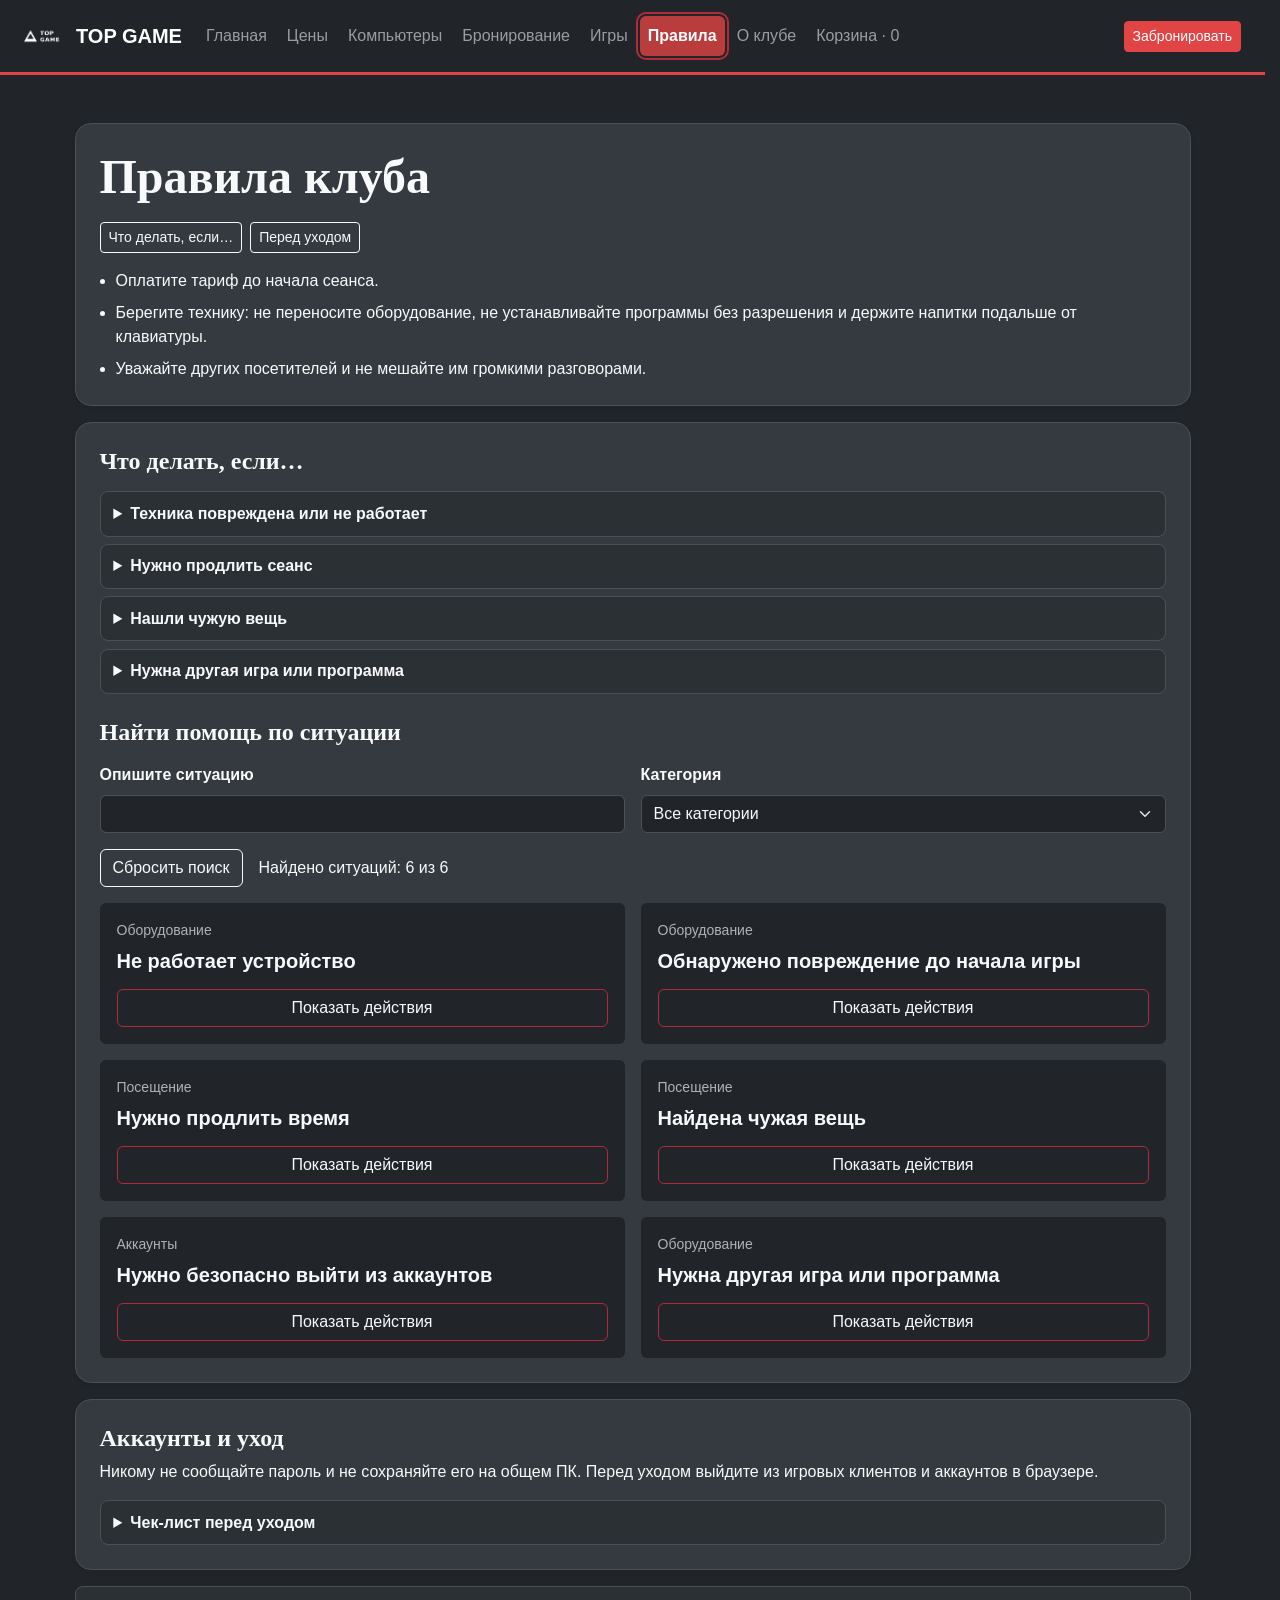
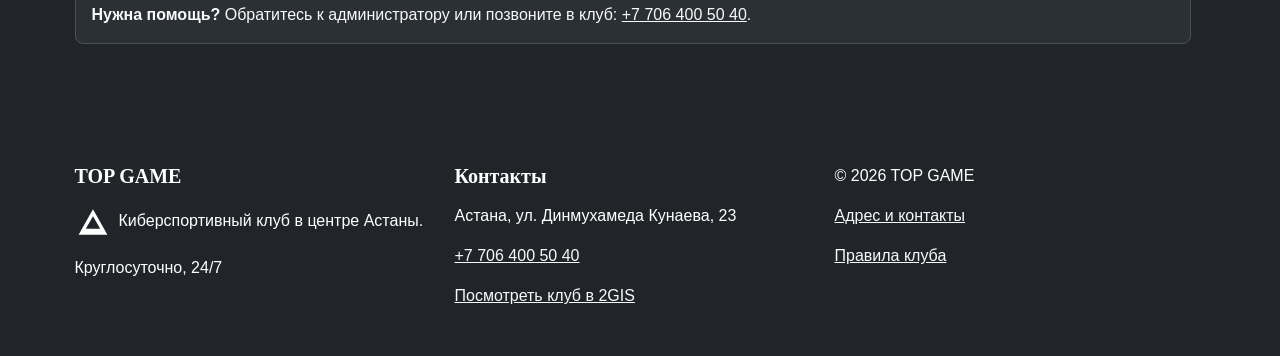
<file: rules.html>
<!DOCTYPE html>
<html lang="ru">
    <head>
        <meta charset="UTF-8">
        <meta name="viewport" content="width=device-width, initial-scale=1.0">
        <meta name="description" content="Правила посещения и безопасной игры в компьютерном клубе TOP GAME">
        <meta name="author" content="Amir Kabdilmalik">
        <title>Правила — TOP GAME</title>
        <!-- Bootstrap supplies the layout; only CSS is used. -->
        <link rel="stylesheet" href="css/bootstrap.min.css">
        <link rel="stylesheet" href="css/base.css">
        <script src="js/vendor/jquery-3.7.1.min.js" defer></script>
        <script src="js/data.js" defer></script>
        <script src="js/logic.js" defer></script>
        <script src="js/main.js" defer></script>
        <script src="js/food.js" defer></script>
        <script src="js/rules.js" defer></script>
    </head>
    <body id="page-top">
        <a id="skip-content" href="#rules-content" class="visually-hidden-focusable d-inline-block p-3">Перейти к содержимому</a><!-- Автор страницы: Amir  -->
        <!-- Bootstrap navbar layout; the mobile menu uses an HTML checkbox and CSS so the site needs no JavaScript. -->
        <header id="site-header" class="navbar navbar-expand-xl bg-dark border-bottom border-danger border-3 py-3" data-bs-theme="dark">
    <div class="container-fluid px-3 px-lg-4">
        <a id="brand-link" href="index.html" aria-label="Главная страница TOP GAME" class="navbar-brand d-flex align-items-center gap-2 fw-bold"><img src="images/logo.png" alt="Логотип TOP GAME" width="44" height="44" class="img-fluid object-fit-contain"><span>TOP GAME</span></a>
        <input type="checkbox" id="main-navigation-toggle" class="navbar-toggler-check visually-hidden d-xl-none" aria-controls="main-navigation">
        <label for="main-navigation-toggle" class="navbar-toggler d-xl-none"><span class="visually-hidden">Открыть или закрыть меню</span><span class="navbar-toggler-icon" aria-hidden="true"></span></label>
        <div id="main-navigation" class="navbar-collapse">
<nav aria-label="Основная навигация" class="flex-grow-1"><ul class="navbar-nav mx-xl-auto gap-xl-1">
<li class="nav-item"><a id="nav-index" href="index.html" class="nav-link px-2">Главная</a></li>
<li class="nav-item"><a id="nav-prices" href="prices.html" class="nav-link px-2">Цены</a></li>
<li class="nav-item"><a id="nav-computers" href="computers.html" class="nav-link px-2">Компьютеры</a></li>
<li class="nav-item"><a id="nav-booking" href="booking.html" class="nav-link px-2">Бронирование</a></li>
<li class="nav-item"><a id="nav-games" href="games.html" class="nav-link px-2">Игры</a></li>
<li class="nav-item"><a id="nav-rules" href="rules.html" class="nav-link px-2 active fw-bold" aria-current="page">Правила</a></li>
<li class="nav-item"><a id="nav-about" href="about.html" class="nav-link px-2">О клубе</a></li>
</ul></nav>
        <a id="header-booking-link" href="booking.html#booking-form" class="btn btn-danger btn-sm mt-3 mt-xl-0 ms-xl-3">Забронировать</a>
</div>
    </div>
</header>
        <!-- container limits long text to a readable width and stays centered at each Bootstrap breakpoint. -->
        <main class="container py-4 py-lg-5" id="rules-content">
            <section id="main-rules" class="bg-white border rounded-4 p-3 p-md-4 mb-3 shadow-sm">
                <h1 id="rules-h1-1" class="fw-bold display-5 mb-3">Правила клуба</h1>
                <nav aria-label="Разделы правил" class="d-flex flex-wrap gap-2 mb-3">
                    <a href="#rule-table" class="btn btn-outline-secondary btn-sm">Что делать, если…</a>
                    <a href="#account-safety" class="btn btn-outline-secondary btn-sm">Перед уходом</a>
                </nav>
                <ul class="mb-0 ps-3">
                    <li class="mb-2">Оплатите тариф до начала сеанса.</li>
                    <li class="mb-2">Берегите технику: не переносите оборудование, не устанавливайте программы без разрешения и держите напитки подальше от клавиатуры.</li>
                    <li>Уважайте других посетителей и не мешайте им громкими разговорами.</li>
                </ul>
            </section>
            <section id="rule-table" class="bg-white border rounded-4 p-3 p-md-4 mb-3 shadow-sm">
                <h2 class="h4 fw-bold mb-3">Что делать, если…</h2>
                <div class="rules-disclosures">
                    <details>
                        <summary>Техника повреждена или не работает</summary>
                        <p>Сразу сообщите администратору, особенно если заметили повреждение до начала игры. Не разбирайте и не ремонтируйте устройство.</p>
                    </details>
                    <details>
                        <summary>Нужно продлить сеанс</summary>
                        <p>До окончания игры уточните у администратора, свободно ли место и сколько стоит продление. <a href="prices.html#tariffs">Посмотреть тарифы</a>.</p>
                    </details>
                    <details>
                        <summary>Нашли чужую вещь</summary>
                        <p>Передайте её администратору.</p>
                    </details>
                    <details>
                        <summary>Нужна другая игра или программа</summary>
                        <p>Спросите администратора, можно ли её установить.</p>
                    </details>
                </div>
            </section>
            <section id="account-safety" class="bg-white border rounded-4 p-3 p-md-4 mb-3 shadow-sm">
                <h2 class="h4 fw-bold mb-2">Аккаунты и уход</h2>
                <p class="mb-3">Никому не сообщайте пароль и не сохраняйте его на общем ПК. Перед уходом выйдите из игровых клиентов и аккаунтов в браузере.</p>
                <details id="departure-checklist" class="rules-disclosures">
                    <summary>Чек-лист перед уходом</summary>
                    <ul id="departure-list" class="list-unstyled my-2">
                        <li><label><input class="form-check-input me-2" type="checkbox" value="clients">Вышел из игровых клиентов</label></li>
                        <li><label><input class="form-check-input me-2" type="checkbox" value="browser">Вышел из аккаунтов в браузере</label></li>
                        <li><label><input class="form-check-input me-2" type="checkbox" value="belongings">Забрал личные вещи</label></li>
                        <li><label><input class="form-check-input me-2" type="checkbox" value="workstation">Оставил место чистым и сообщил о проблемах</label></li>
                    </ul>
                    <div class="d-flex flex-wrap gap-2 align-items-center">
                        <span id="departure-progress" role="status"></span>
                        <button id="departure-reset" type="button" class="btn btn-outline-secondary btn-sm" hidden>Сбросить отметки</button>
                    </div>
                </details>
            </section>
            <aside id="rules-aside-1" class="bg-body-tertiary border rounded-3 p-3">
                <p class="mb-0"><strong>Нужна помощь?</strong> Обратитесь к администратору или позвоните в клуб: <a href="tel:+77064005040">+7 706 400 50 40</a>.</p>
            </aside>
        </main>
        <footer id="site-footer" class="bg-dark text-white py-5 mt-4">
    <div class="container"><div class="row g-4 align-items-start">
        <section class="col-12 col-md-6 col-lg-4" aria-labelledby="footer-brand-title">
            <h2 id="footer-brand-title" class="h5 fw-bold mb-3">TOP GAME</h2>
            <p><img src="images/logo-mark-white.svg" alt="Знак TOP GAME" width="36" class="img-fluid me-2">Киберспортивный клуб в центре Астаны.</p>
            <p class="mb-0">Круглосуточно, 24/7</p>
        </section>
        <section class="col-12 col-md-6 col-lg-4" aria-labelledby="footer-contacts-title">
            <h2 id="footer-contacts-title" class="h5 fw-bold mb-3">Контакты</h2>
            <address class="fst-normal">
<p>Астана, ул. Динмухамеда Кунаева, 23</p>
<a id="footer-phone" href="tel:+77064005040" class="link-light">+7 706 400 50 40</a>
</address>
            <a id="footer-map" href="https://2gis.kz/astana/firm/70000001080411948" target="_blank" rel="noopener noreferrer" class="link-light">Посмотреть клуб в 2GIS</a>
        </section>
        <div class="col-12 col-md-6 col-lg-4">
<p>© 2026 TOP GAME</p>
<p><a id="footer-contacts-link" href="about.html#contacts" class="link-light">Адрес и контакты</a></p>
<a id="footer-rules-link" href="rules.html" class="link-light">Правила клуба</a>
</div>
    </div></div>
</footer>
    </body>
</html>
</file>
<file: css/base.css>
/* Bootstrap owns layout, spacing, typography scales and breakpoints.
   These rules add the club's visual identity without rebuilding its grid. */
:root {
    --bs-body-bg: #eef2f7;
    --bs-body-color: #20242a;
    --bs-body-font-family: Arial, Helvetica, sans-serif;
    --bs-danger-rgb: 224, 68, 68;
    --bs-link-color: #b02a37;
    --bs-link-color-rgb: 176, 42, 55;
    --bs-link-hover-color: #842029;
    --bs-link-hover-color-rgb: 132, 32, 41;
    --motion-fast: 220ms;
    --motion-panel: 420ms;
    --motion-ease: cubic-bezier(0.22, 1, 0.36, 1);
}

/* Keep the club's original serif display font for headings. */
h1,
h2,
h3,
.card-title {
    font-family: Georgia, "Times New Roman", serif;
}

@media (prefers-reduced-motion: no-preference) {
    main { animation: fade-in 320ms var(--motion-ease); }
}

/* Use the club red for primary actions and provide a clear hover shade. */
.btn-danger {
    --bs-btn-bg: #e04444;
    --bs-btn-border-color: #e04444;
    --bs-btn-hover-bg: #c93838;
    --bs-btn-hover-border-color: #c93838;
    --bs-btn-active-bg: #b02a37;
    --bs-btn-active-border-color: #b02a37;
}

/* Match outlined actions to the same palette. */
.btn-outline-danger {
    --bs-btn-color: #b02a37;
    --bs-btn-border-color: #b02a37;
    --bs-btn-hover-bg: #b02a37;
    --bs-btn-hover-border-color: #b02a37;
}

/* A subtle club-red highlight makes navigation states easy to spot. */
.navbar .nav-link {
    border-radius: var(--bs-border-radius);
    transition: color var(--motion-fast) ease, background-color var(--motion-fast) ease;
}

.navbar .nav-link:hover,
.navbar .nav-link:focus-visible,
.navbar .nav-link.active {
    color: #fff;
    background-color: rgba(var(--bs-danger-rgb), 0.8);
}

/* Bootstrap cards use a light gray surface by default; keep content white. */
.card {
    --bs-card-bg: #fff;
    --bs-card-border-color: rgba(32, 36, 42, 0.14);
}

@media (hover: hover) and (pointer: fine) {
    main .card {
        transition: transform var(--motion-panel) var(--motion-ease),
                    box-shadow var(--motion-panel) var(--motion-ease);
    }
    main .card:hover {
        transform: translateY(-3px);
        box-shadow: 0 0.7rem 1.5rem rgba(0, 0, 0, 0.22) !important;
    }
}

/* Carry the brand color into focused form controls and selected checkboxes. */
.form-control:focus,
.form-select:focus {
    border-color: #e04444;
    box-shadow: 0 0 0 0.25rem rgba(224, 68, 68, 0.2);
}

.form-check-input:checked {
    background-color: #e04444;
    border-color: #e04444;
}

::selection {
    color: #fff;
    background-color: #b02a37;
}

/* The existing about-page photo needs darkening for readable white text.
   Bootstrap supplies positioning, sizing and the overlay's z-index. */
.brand-backdrop {
    filter: brightness(35%);
}

/* A checkbox keeps the mobile navigation usable without JavaScript. */
@media (max-width: 1199.98px) {
    .navbar-toggler-check:not(:checked) ~ .navbar-collapse { display: none; }
    .navbar-toggler-check:checked ~ .navbar-collapse { display: block; flex-basis: 100%; }
    .navbar-toggler-check:focus-visible + .navbar-toggler { outline: 3px solid #fff; outline-offset: 3px; }
}

/* Ready for class changes in the next assignment; no JavaScript is loaded. */
.hidden { display: none !important; }
.active { outline: 2px solid #b02a37; outline-offset: 2px; }
.selected { border-color: #b02a37 !important; box-shadow: 0 0 0 2px rgba(176, 42, 55, 0.15); }
.error { color: #842029; background-color: #f8d7da; border-color: #b02a37 !important; }
.success { color: #0f5132; background-color: #d1e7dd; border-color: #146c43 !important; }

/* Game favourites stay compact on the cover and keep the club's red accent. */
.favorite-heart {
    position: absolute;
    z-index: 2;
    top: 0.75rem;
    right: 0.75rem;
    display: grid;
    place-items: center;
    width: 2.75rem;
    height: 2.75rem;
    padding: 0;
    border: 1px solid rgba(32, 36, 42, 0.12);
    border-radius: 50%;
    color: #b02a37;
    background: rgba(255, 255, 255, 0.96);
    box-shadow: 0 0.15rem 0.5rem rgba(0, 0, 0, 0.18);
    transition: transform var(--motion-fast) var(--motion-ease), color var(--motion-fast) ease, background-color var(--motion-fast) ease;
}

.favorite-heart:hover {
    transform: scale(1.06);
    color: #842029;
}

.favorite-heart:active { transform: scale(0.94); }

.favorite-heart.is-favorite svg {
    fill: #e04444;
    stroke: #b02a37;
}

.favorite-heart:focus-visible {
    outline: 3px solid #b02a37;
    outline-offset: 3px;
}

.favorite-notice-close {
    width: 2.75rem;
    height: 2.75rem;
    padding: 0;
    font-size: 1.5rem;
    line-height: 1;
}
.favorite-notice-close, .favorite-notice-close:is(:hover, :focus-visible, :active) { color: inherit; }
.favorite-notice-close:hover { background: rgba(0, 0, 0, 0.08); }
.favorite-notice-close:focus-visible { outline: 2px solid currentColor; }
.favorite-notice {
    position: fixed;
    z-index: 1090;
    inset-inline-end: max(1rem, env(safe-area-inset-right));
    inset-block-end: max(1rem, env(safe-area-inset-bottom));
    width: min(28rem, calc(100% - 2rem));
    box-shadow: 0 0.6rem 1.6rem rgb(0 0 0 / 25%);
    opacity: 0;
    visibility: hidden;
    transform: translateY(0.55rem) scale(0.97);
    transition: opacity 260ms ease, transform var(--motion-panel) var(--motion-ease),
                visibility var(--motion-panel) allow-discrete;
}
.favorite-notice.is-visible {
    opacity: 1;
    visibility: visible;
    transform: none;
}
.favorite-notice p { overflow-wrap: anywhere; }
.favorite-heart svg { transition: fill var(--motion-fast) ease, stroke var(--motion-fast) ease; }
.favorite-burst {
    position: absolute;
    inset: 0;
    pointer-events: none;
}
.favorite-spark {
    position: absolute;
    top: calc(50% - 2px);
    left: calc(50% - 2px);
    width: 4px;
    height: 4px;
    border-radius: 50%;
    background: #f35e73;
    animation: favorite-spark 460ms var(--motion-ease) both;
}
.favorite-spark:nth-child(even) { background: #b02a37; }
@keyframes favorite-spark {
    from { opacity: 1; transform: rotate(var(--spark-angle)) translateX(11px) scale(0.75); }
    to { opacity: 0; transform: rotate(var(--spark-angle)) translateX(26px) scale(1.25); }
}
#game-cards > div {
    animation: reveal-content 320ms var(--motion-ease);
}

/* Booking */
.booking-layout { display: grid; gap: 1.25rem; align-items: start; }
.booking-panel {
    min-width: 0;
    padding: clamp(1rem, 3vw, 1.75rem);
    border: 1px solid #484d57;
    border-radius: 1rem;
    background: #27292f;
    color: #f4f4f6;
}
.booking-muted { color: #c3c6cf; }
.booking-group {
    min-width: 0;
    margin-block: 0 1.5rem;
    padding-block-end: 1.25rem;
    border-bottom: 1px solid #454952;
}
.booking-heading {
    float: none;
    width: auto;
    font: 700 1.35rem/1.2 Georgia, serif;
    margin-block: 0 0.85rem;
}
.booking-panel .form-control, .booking-panel .form-select { min-height: 2.75rem; }
.booking-panel .form-label { font-weight: 600; }
#booking-tariff {
    transition: border-color var(--motion-fast) ease, box-shadow var(--motion-fast) ease;
}
.booking-rooms { display: grid; gap: 0.65rem; }
.booking-room {
    scroll-margin-top: 1rem;
    padding: 0.75rem;
    background: #1e2025;
    border: 1px solid #414550;
    border-radius: 0.75rem;
}
.booking-room h3 { margin-bottom: 0.5rem !important; }
.booking-seat-grid {
    display: grid;
    grid-template-columns: repeat(auto-fit, minmax(4.65rem, 1fr));
    gap: 0.4rem;
}
.booking-seat {
    min-height: 2.75rem;
    padding: 0.25rem;
    font-size: 0.84rem;
    line-height: 1.2;
    transition: background-color var(--motion-panel) var(--motion-ease),
                border-color var(--motion-panel) var(--motion-ease),
                box-shadow var(--motion-panel) var(--motion-ease),
                color var(--motion-fast) ease,
                transform var(--motion-fast) var(--motion-ease);
}
.booking-seat:not(:disabled):active { transform: scale(0.965); }
.booking-seat-feedback { min-height: 1.5em; }
.booking-seat[data-seat-state="available"] {
    --bs-btn-color: #eff1f6;
    --bs-btn-border-color: #676d7b;
    --bs-btn-hover-color: #fff;
    --bs-btn-hover-bg: #353943;
    --bs-btn-hover-border-color: #a2a7b3;
}
.booking-seat .small { font-size: 0.7rem; }
.booking-facts {
    display: grid;
    grid-template-columns: minmax(0, 1fr) minmax(0, 1.25fr);
    gap: 0.55rem 0.75rem;
    font-size: 0.95rem;
}
.booking-facts dt { font-weight: 400; color: #c3c6cf; }
.booking-facts dd { margin: 0; overflow-wrap: anywhere; }
.booking-price {
    padding: 0.85rem 1rem;
    border-left: 3px solid #e04444;
    border-radius: 0.5rem;
    background: #1d1f24;
}
.booking-price output {
    display: block;
    font-size: clamp(1.5rem, 5vw, 2.2rem);
    font-variant-numeric: tabular-nums;
    font-weight: 700;
}
#booking-form, #seat-map { scroll-margin-top: 1rem; }
.booking-actions .btn { min-height: 2.75rem; }

@media (min-width: 992px) {
    .booking-layout { grid-template-columns: minmax(0, 2fr) minmax(17rem, 1fr); }
    .booking-summary { position: sticky; top: 1rem; }
}
@media (max-width: 575.98px) {
    .booking-actions .btn-danger { flex-grow: 1; }
}

.booking-tabs:not([hidden]) {
    --tab-inset: 0.4rem;
    --tab-gap: 0.4rem;
    position: relative;
    display: grid;
    grid-auto-flow: column;
    grid-auto-columns: minmax(0, 1fr);
    gap: var(--tab-gap);
    padding: var(--tab-inset);
    background: var(--bs-tertiary-bg);
    border: 1px solid var(--bs-border-color);
    border-radius: 0.85rem;
    scroll-margin-top: 1rem;
}
.booking-tabs::before {
    content: '';
    position: absolute;
    inset: var(--tab-inset) auto var(--tab-inset) var(--tab-inset);
    width: calc((100% - 2 * var(--tab-inset) - (var(--tab-count) - 1) * var(--tab-gap)) / var(--tab-count));
    transform: translateX(calc(var(--active-tab, 0) * (100% + var(--tab-gap))));
    background: #b02a37;
    border-radius: var(--bs-border-radius);
    pointer-events: none;
    transition: transform var(--motion-panel) var(--motion-ease);
}
.booking-tabs .btn {
    position: relative;
    min-height: 2.75rem;
    color: var(--bs-emphasis-color);
    font-weight: 600;
    padding-inline: 0.4rem;
    transition: background-color var(--motion-fast) ease, color var(--motion-fast) ease;
}
.booking-tabs .btn:hover { background: var(--bs-secondary-bg); }
.booking-tabs .btn[aria-selected="true"] {
    background: transparent;
    color: #fff;
}

#booking-content [role="tabpanel"]:not([hidden]) {
    animation: reveal-content var(--motion-panel) var(--motion-ease);
}

@keyframes reveal-content {
    from { opacity: 0; translate: 0 0.45rem; }
    to { opacity: 1; translate: 0 0; }
}

.peripherals-photo {
    display: block;
    width: 100%;
    aspect-ratio: 16 / 10;
    max-height: 17rem;
    object-fit: cover;
    object-position: center 48%;
}

.club-stat {
    transition: border-color var(--motion-fast) ease, box-shadow var(--motion-fast) ease;
}
.club-stat:hover {
    border-color: #e04444 !important;
    box-shadow: inset 0 0 0 2px #e04444;
}

.rules-disclosures details, details.rules-disclosures {
    border: 1px solid var(--bs-border-color);
    border-radius: 0.5rem;
    background: var(--bs-tertiary-bg);
    padding: 0.6rem 0.8rem;
}
.rules-disclosures details + details { margin-top: 0.45rem; }
.rules-disclosures summary { cursor: pointer; font-weight: 600; }
.rules-disclosures details > p { margin: 0.5rem 0 0; }

@media (prefers-reduced-motion: no-preference) {
    .rules-disclosures details[open] > :not(summary),
    details.rules-disclosures[open] > :not(summary) {
        animation: fade-in 280ms ease-out;
    }
    @supports selector(details::details-content) and (interpolate-size: allow-keywords) {
        :is(.rules-disclosures details, details.rules-disclosures)::details-content {
            interpolate-size: allow-keywords;
            block-size: 0;
            overflow: clip;
            opacity: 0;
            transition: block-size var(--motion-panel) var(--motion-ease),
                        opacity var(--motion-fast) ease,
                        content-visibility var(--motion-panel) allow-discrete;
        }
        :is(.rules-disclosures details, details.rules-disclosures)[open]::details-content {
            block-size: auto;
            opacity: 1;
        }
        .rules-disclosures details[open] > :not(summary),
        details.rules-disclosures[open] > :not(summary) { animation: none; }
    }
}

@supports (appearance: base-select) and selector(::picker(select)) {
    #booking-tariff, #booking-tariff::picker(select) { appearance: base-select; }
    #booking-tariff {
        background-image: none;
        padding-inline: 0.75rem;
    }
    #booking-tariff::picker(select) {
        margin-block: 0.3rem;
        color: var(--bs-body-color);
        background: var(--bs-body-bg);
        border: 1px solid var(--bs-border-color);
        border-radius: var(--bs-border-radius);
        box-shadow: 0 0.5rem 1.25rem rgb(0 0 0 / 28%);
    }
    #booking-tariff option { padding: 0.55rem 0.75rem; }
    #booking-tariff option:checked { font-weight: 700; }
    @media (prefers-reduced-motion: no-preference) {
        #booking-tariff::picker(select) {
            opacity: 0;
            transform: translateY(-0.35rem);
            transition: opacity 280ms ease, transform 320ms var(--motion-ease),
                        display 320ms allow-discrete, overlay 320ms allow-discrete;
        }
        #booking-tariff:open::picker(select) { opacity: 1; transform: none; }
        @starting-style {
            #booking-tariff:open::picker(select) {
                opacity: 0;
                transform: translateY(-0.35rem);
            }
        }
    }
}
#departure-list label { display: block; padding-block: 0.35rem; cursor: pointer; }

.food-cart-dialog {
    width: min(35rem, calc(100% - 2rem));
    max-height: min(42rem, calc(100vh - 2rem));
    max-height: min(42rem, calc(100dvh - 2rem));
    flex-direction: column;
    overflow: hidden;
}
.food-cart-dialog[open] { display: flex; }
.food-cart-header { flex-shrink: 0; }
.food-cart-body {
    min-height: 0;
    overflow: auto;
    overscroll-behavior: contain;
}
.food-cart-dialog::backdrop { background: rgba(0, 0, 0, 0.65); }
.food-cart-dialog[open] { animation: reveal-content var(--motion-panel) var(--motion-ease); }
.food-cart-dialog[open]::backdrop { animation: fade-in var(--motion-fast) ease; }
@keyframes fade-in {
    from { opacity: 0; }
    to { opacity: 1; }
}

@supports (transition-behavior: allow-discrete) {
    .food-cart-dialog {
        opacity: 0;
        translate: 0 0.45rem;
        transition: opacity var(--motion-panel) var(--motion-ease),
                    translate var(--motion-panel) var(--motion-ease),
                    display var(--motion-panel) allow-discrete,
                    overlay var(--motion-panel) allow-discrete;
    }
    .food-cart-dialog[open] { opacity: 1; translate: 0 0; animation: none; }
    .food-cart-dialog::backdrop {
        opacity: 0;
        transition: opacity var(--motion-panel) var(--motion-ease),
                    display var(--motion-panel) allow-discrete,
                    overlay var(--motion-panel) allow-discrete;
    }
    .food-cart-dialog[open]::backdrop { opacity: 1; animation: none; }
    @starting-style {
        .food-cart-dialog[open] { opacity: 0; translate: 0 0.45rem; }
        .food-cart-dialog[open]::backdrop { opacity: 0; }
    }
}
.about-zones { display: grid; gap: 0.6rem; }
.about-zones > div {
    display: grid;
    grid-template-columns: minmax(4.5rem, auto) minmax(0, 1fr);
    align-items: baseline;
    gap: 0.75rem;
}
.about-zones dd, .about-stats dd { margin: 0; color: var(--bs-secondary-color); }
.about-stats { display: grid; grid-template-columns: repeat(auto-fit, minmax(5rem, 1fr)); gap: 0.5rem; }
.about-stats > div {
    border: 1px solid var(--bs-border-color);
    border-radius: 0.5rem;
    padding: 0.65rem 0.5rem;
    text-align: center;
}
.about-stats dt { font-size: clamp(1.2rem, 2.4vw, 1.6rem); }
html { scrollbar-gutter: stable; }
body:has(.food-cart-dialog[open]) { overflow: hidden; }

@media (prefers-reduced-motion: reduce) {
    .navbar .nav-link, main .card, .favorite-heart, .favorite-heart svg, .favorite-notice, .club-stat,
    .booking-tabs .btn, .booking-tabs::before, .booking-seat, #booking-tariff,
    .food-cart-dialog, .food-cart-dialog::backdrop {
        transition: none;
    }
    main .card:hover, .favorite-heart:hover, .favorite-heart:active,
    .booking-seat:not(:disabled):active { transform: none; }
    #game-cards > div, .favorite-spark, #booking-content [role="tabpanel"]:not([hidden]),
    .food-cart-dialog[open], .food-cart-dialog[open]::backdrop {
        animation: none;
    }
}
</file>
